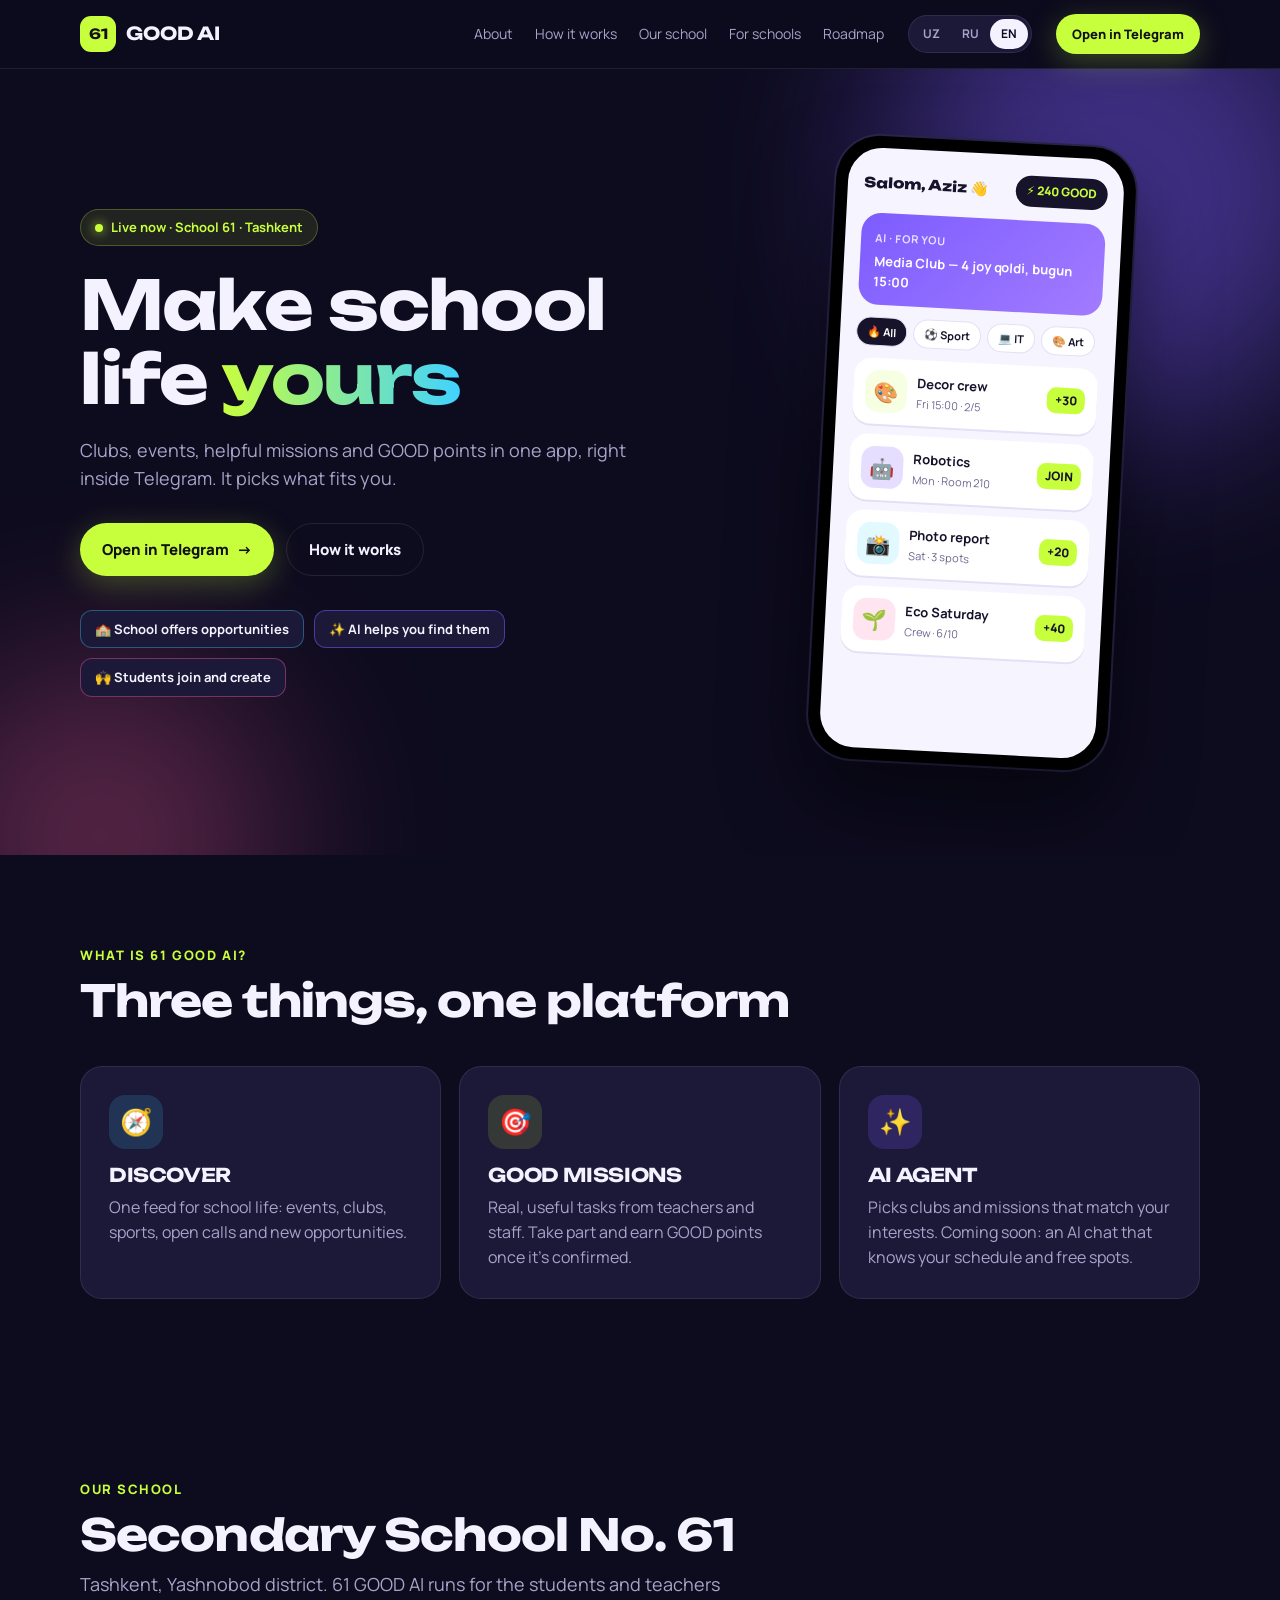
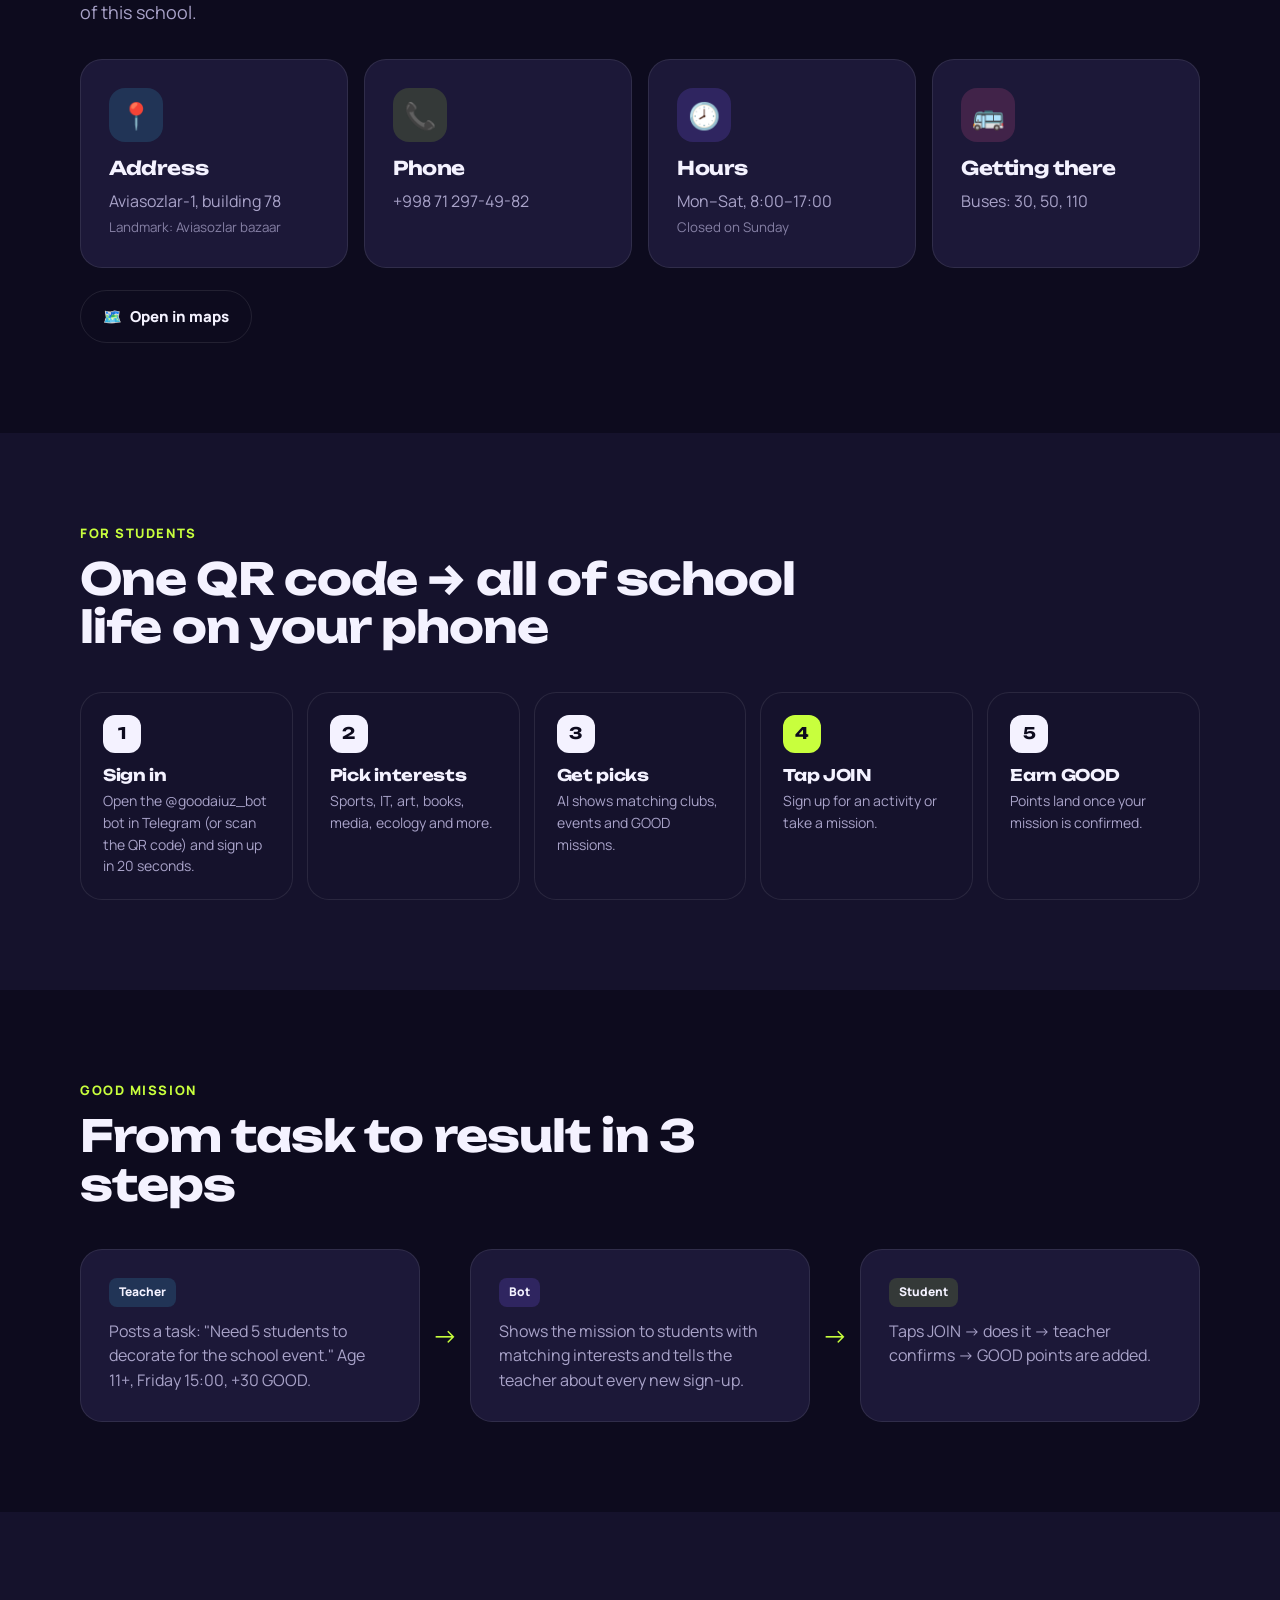
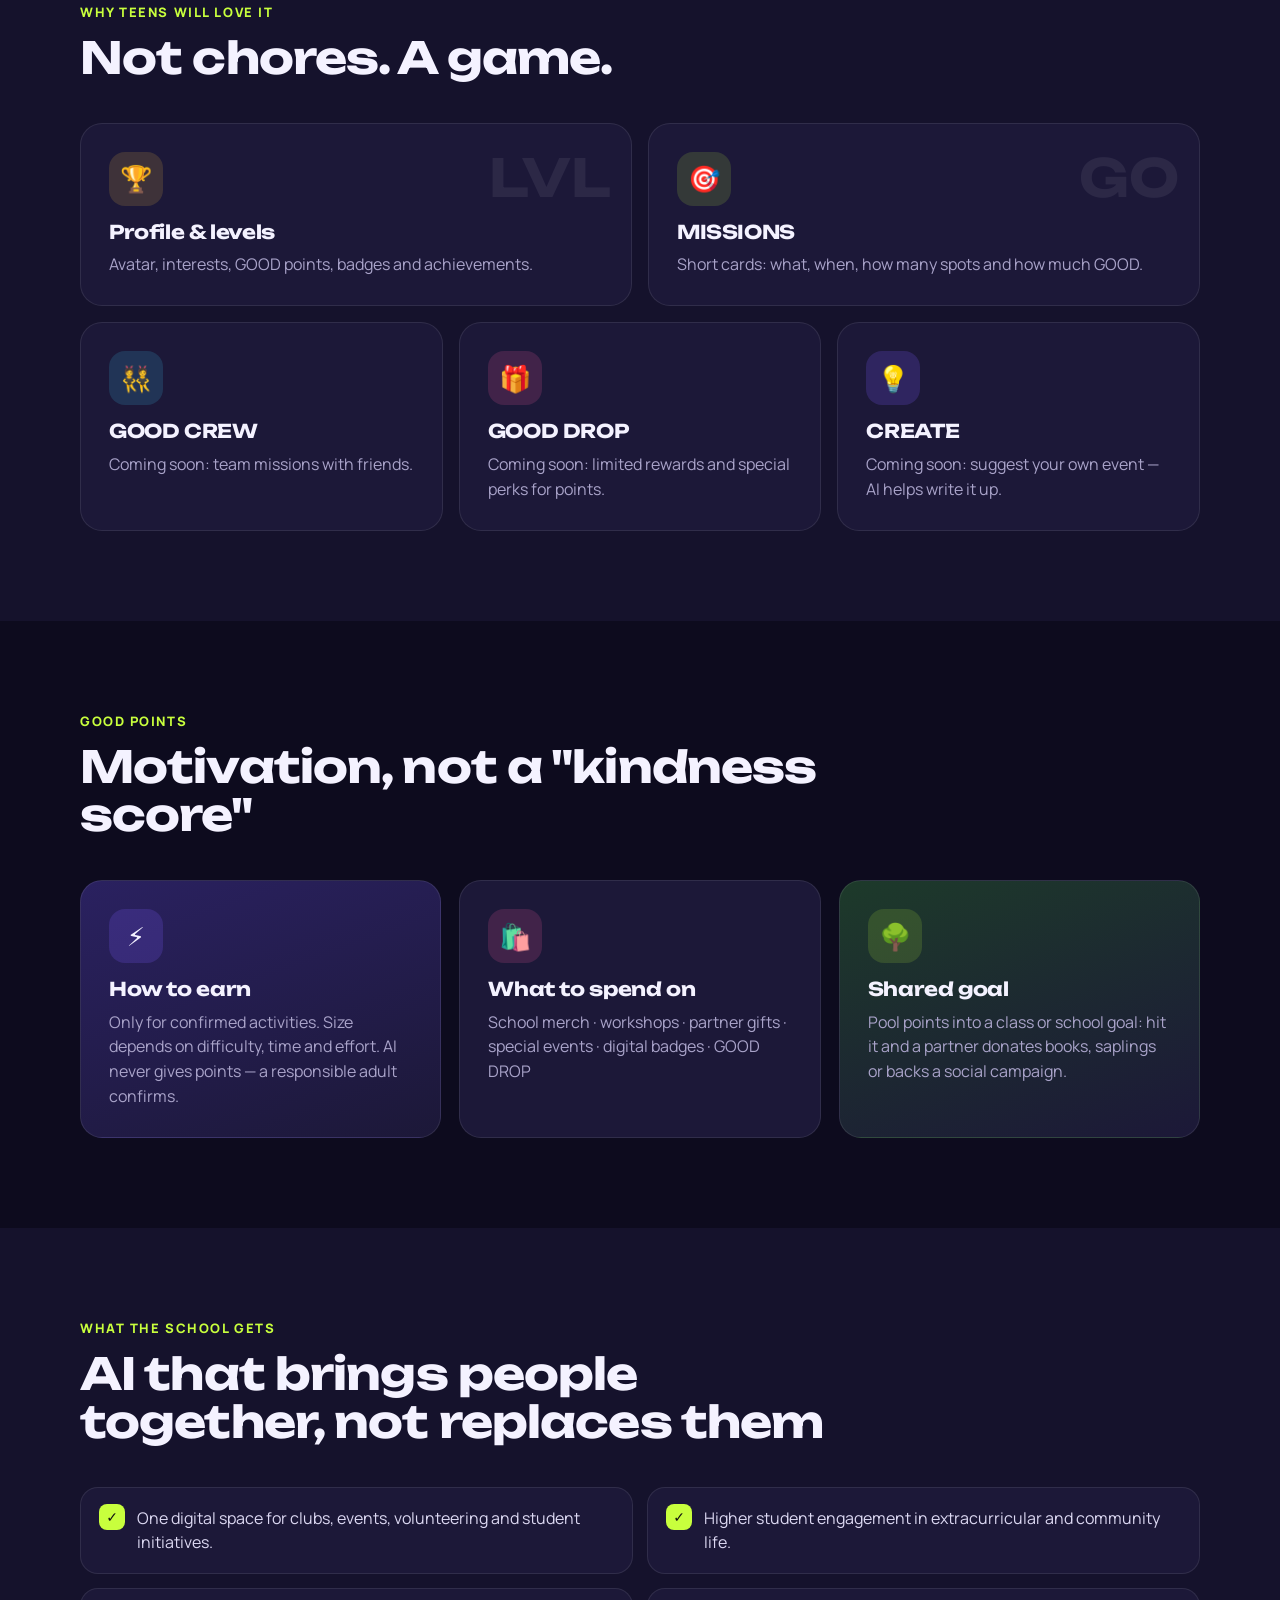
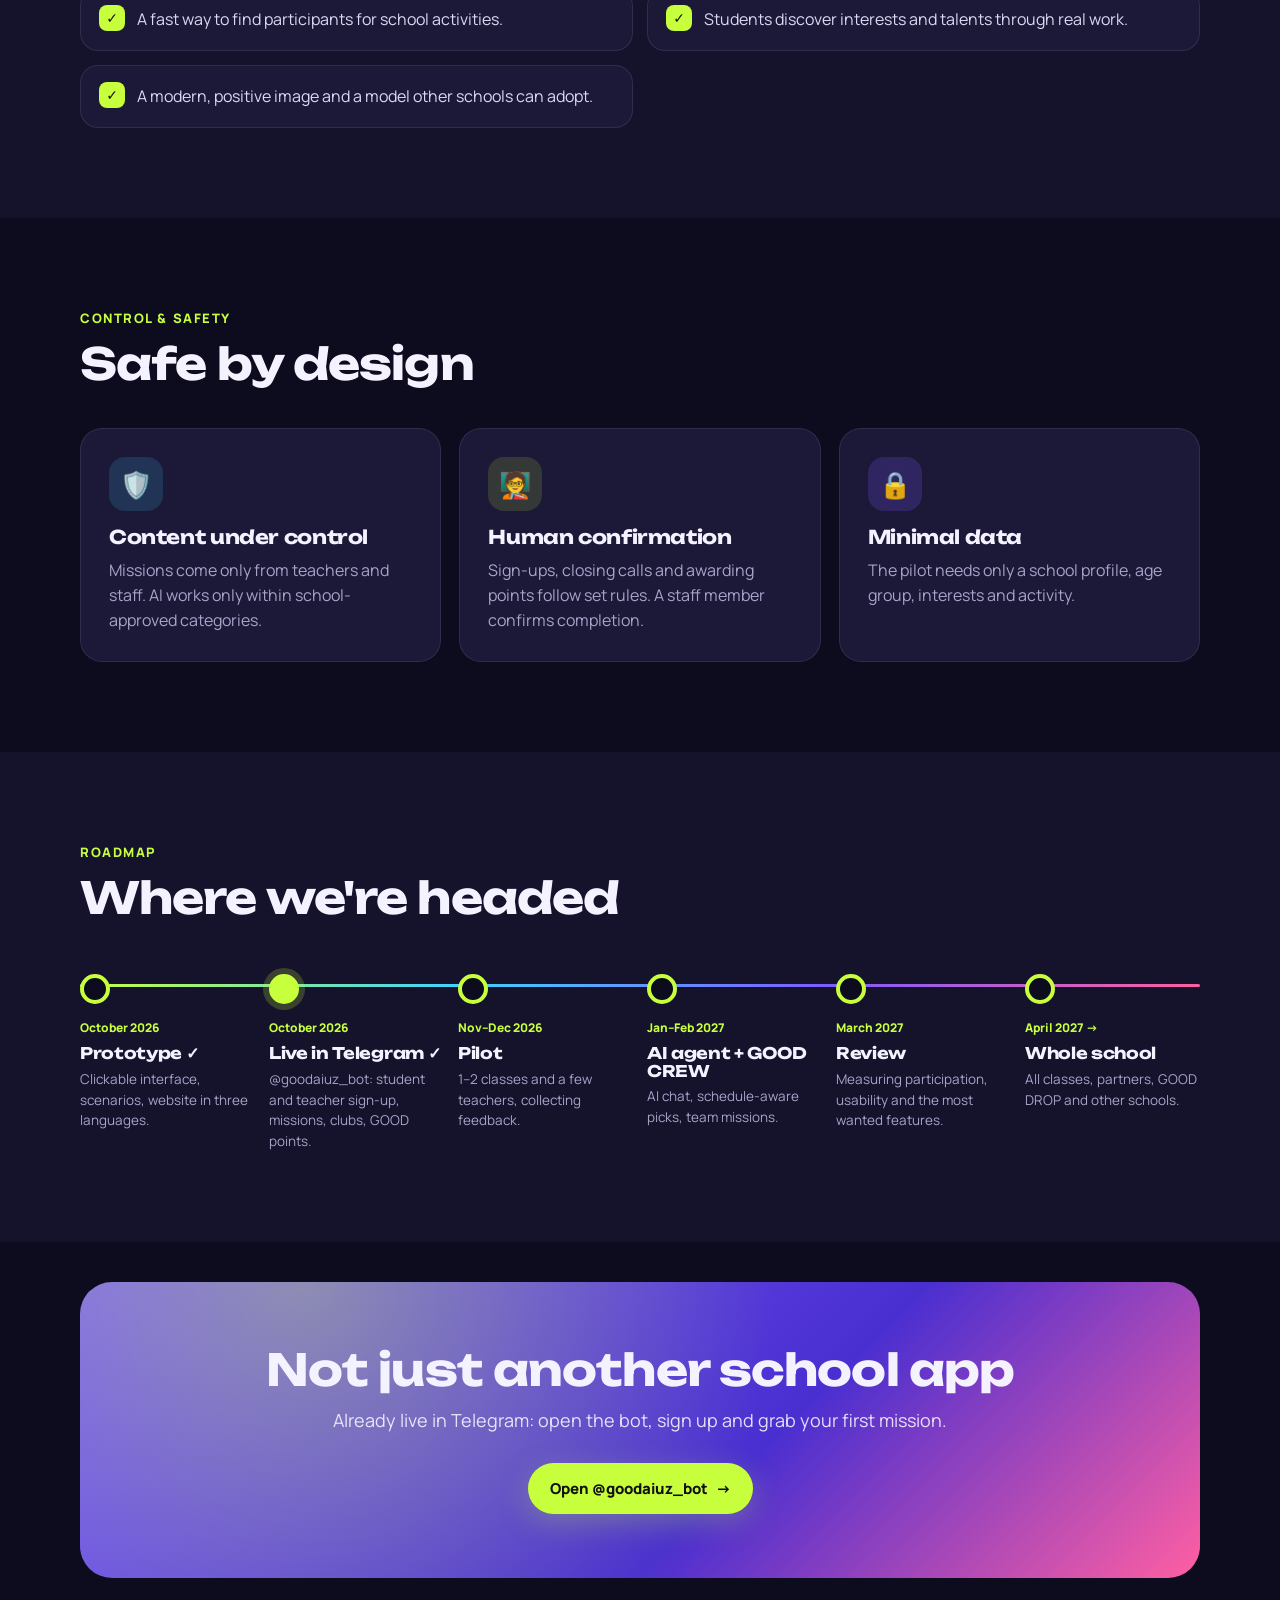
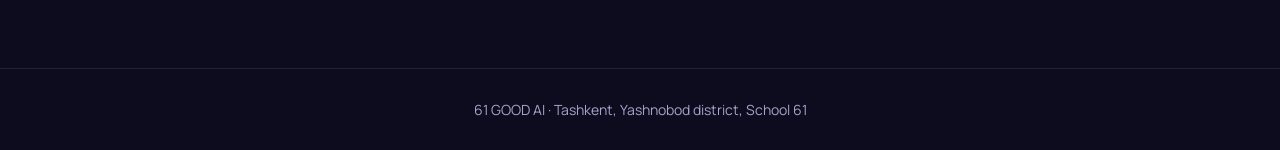
<file: index.html>
<!doctype html>
<html lang="ru">
<head>
<meta charset="utf-8">
<meta name="viewport" content="width=device-width,initial-scale=1">
<title>61 GOOD AI</title>
<meta name="description" content="61 GOOD AI — умная платформа школьной жизни: кружки, события, GOOD-миссии и персональный AI-агент.">
<link rel="icon" href="data:image/svg+xml,<svg xmlns='http://www.w3.org/2000/svg' viewBox='0 0 64 64'><rect width='64' height='64' rx='16' fill='%23C8FF3D'/><text x='32' y='42' font-size='26' font-family='Arial' font-weight='900' text-anchor='middle' fill='%23111'>61</text></svg>">
<link rel="preconnect" href="https://fonts.googleapis.com"><link rel="preconnect" href="https://fonts.gstatic.com" crossorigin>
<link href="https://fonts.googleapis.com/css2?family=Manrope:wght@400;600;700;800&family=Unbounded:wght@600;700&display=swap" rel="stylesheet">
<link rel="stylesheet" href="style.css">
</head>
<body>
<nav><div class="wrap">
  <a class="logo" href="#"><b>61</b>GOOD AI</a>
  <div class="links">
    <a href="#about" data-i18n="nav.about"></a><a href="#how" data-i18n="nav.how"></a><a href="#ours" data-i18n="nav.ours"></a><a href="#school" data-i18n="nav.school"></a><a href="#roadmap" data-i18n="nav.roadmap"></a>
  </div>
  <div class="langs"><button data-lang="uz">UZ</button><button data-lang="ru">RU</button><button data-lang="en">EN</button></div>
  <a class="btn pri demo-link" href="https://t.me/goodaiuz_bot" target="_blank" rel="noopener" data-i18n="nav.demo"></a>
</div></nav>

<header class="hero">
  <div class="blob b1"></div><div class="blob b2"></div>
  <div class="wrap">
    <div>
      <span class="badge" data-i18n="hero.badge"></span>
      <h1 data-i18n="hero.title"></h1>
      <p class="sub" data-i18n="hero.sub"></p>
      <div class="ctas"><a class="btn pri demo-link" href="https://t.me/goodaiuz_bot" target="_blank" rel="noopener"><span data-i18n="hero.cta"></span> →</a><a class="btn sec" href="#how" data-i18n="hero.cta2"></a></div>
      <div class="tags"><span>🏫 <b data-i18n="hero.tag1"></b></span><span>✨ <b data-i18n="hero.tag2"></b></span><span>🙌 <b data-i18n="hero.tag3"></b></span></div>
    </div>
    <div class="phone"><div class="screen">
      <div class="s-top"><span class="hi">Salom, Aziz 👋</span><span class="pill">⚡ 240 GOOD</span></div>
      <div class="ai-card"><small>AI · FOR YOU</small><p>Media Club — 4 joy qoldi, bugun 15:00</p></div>
      <div class="chips"><i class="on">🔥 All</i><i>⚽ Sport</i><i>💻 IT</i><i>🎨 Art</i></div>
      <div class="m-card"><div class="m-ico c-lime">🎨</div><div><b>Decor crew</b><span>Fri 15:00 · 2/5</span></div><span class="gp">+30</span></div>
      <div class="m-card"><div class="m-ico c-violet">🤖</div><div><b>Robotics</b><span>Mon · Room 210</span></div><span class="gp">JOIN</span></div>
      <div class="m-card"><div class="m-ico c-sky">📸</div><div><b>Photo report</b><span>Sat · 3 spots</span></div><span class="gp">+20</span></div>
      <div class="m-card"><div class="m-ico c-pink">🌱</div><div><b>Eco Saturday</b><span>Crew · 6/10</span></div><span class="gp">+40</span></div>
    </div></div>
  </div>
</header>

<section id="about"><div class="wrap">
  <div class="kicker" data-i18n="about.kicker"></div>
  <h2 data-i18n="about.title"></h2>
  <div class="grid3">
    <div class="card reveal"><div class="ico c-sky">🧭</div><h3 data-i18n="about.c1.t"></h3><p data-i18n="about.c1.d"></p></div>
    <div class="card reveal"><div class="ico c-lime">🎯</div><h3 data-i18n="about.c2.t"></h3><p data-i18n="about.c2.d"></p></div>
    <div class="card reveal"><div class="ico c-violet">✨</div><h3 data-i18n="about.c3.t"></h3><p data-i18n="about.c3.d"></p></div>
  </div>
</div></section>

<section id="ours"><div class="wrap">
  <div class="kicker" data-i18n="ours.kicker"></div>
  <h2 data-i18n="ours.title" style="margin-bottom:12px"></h2>
  <p class="lead" data-i18n="ours.sub"></p>
  <div class="ours">
    <div class="card reveal"><div class="ico c-sky">📍</div><h3 data-i18n="ours.addr.t"></h3><p data-i18n="ours.addr.d"></p></div>
    <a class="card reveal" href="tel:+998712974982"><div class="ico c-lime">📞</div><h3 data-i18n="ours.phone.t"></h3><p>+998 71 297-49-82</p></a>
    <div class="card reveal"><div class="ico c-violet">🕗</div><h3 data-i18n="ours.hours.t"></h3><p data-i18n="ours.hours.d"></p></div>
    <div class="card reveal"><div class="ico c-pink">🚌</div><h3 data-i18n="ours.bus.t"></h3><p data-i18n="ours.bus.d"></p></div>
  </div>
  <a class="btn sec" style="margin-top:22px" target="_blank" rel="noopener" href="https://2gis.uz/tashkent/firm/70000001036679067">🗺️ <span data-i18n="ours.map"></span></a>
</div></section>

<section id="how" style="background:var(--bg2)"><div class="wrap">
  <div class="kicker" data-i18n="how.kicker"></div>
  <h2 data-i18n="how.title"></h2>
  <div class="steps">
    <div class="step reveal"><h3 data-i18n="how.s1.t"></h3><p data-i18n="how.s1.d"></p></div>
    <div class="step reveal"><h3 data-i18n="how.s2.t"></h3><p data-i18n="how.s2.d"></p></div>
    <div class="step reveal"><h3 data-i18n="how.s3.t"></h3><p data-i18n="how.s3.d"></p></div>
    <div class="step reveal"><h3 data-i18n="how.s4.t"></h3><p data-i18n="how.s4.d"></p></div>
    <div class="step reveal"><h3 data-i18n="how.s5.t"></h3><p data-i18n="how.s5.d"></p></div>
  </div>
</div></section>

<section><div class="wrap">
  <div class="kicker" data-i18n="mission.kicker"></div>
  <h2 data-i18n="mission.title"></h2>
  <div class="flow">
    <div class="card reveal"><span class="who c-sky" data-i18n="mission.a.t"></span><p data-i18n="mission.a.d"></p></div>
    <div class="arrow">→</div>
    <div class="card reveal"><span class="who c-violet" data-i18n="mission.b.t"></span><p data-i18n="mission.b.d"></p></div>
    <div class="arrow">→</div>
    <div class="card reveal"><span class="who c-lime" data-i18n="mission.c.t"></span><p data-i18n="mission.c.d"></p></div>
  </div>
</div></section>

<section style="background:var(--bg2)"><div class="wrap">
  <div class="kicker" data-i18n="fun.kicker"></div>
  <h2 data-i18n="fun.title"></h2>
  <div class="feat">
    <div class="card reveal"><span class="big">LVL</span><div class="ico c-sun">🏆</div><h3 data-i18n="fun.f1.t"></h3><p data-i18n="fun.f1.d"></p></div>
    <div class="card reveal"><span class="big">GO</span><div class="ico c-lime">🎯</div><h3 data-i18n="fun.f2.t"></h3><p data-i18n="fun.f2.d"></p></div>
    <div class="card reveal"><div class="ico c-sky">👯</div><h3 data-i18n="fun.f3.t"></h3><p data-i18n="fun.f3.d"></p></div>
    <div class="card reveal"><div class="ico c-pink">🎁</div><h3 data-i18n="fun.f4.t"></h3><p data-i18n="fun.f4.d"></p></div>
    <div class="card reveal"><div class="ico c-violet">💡</div><h3 data-i18n="fun.f5.t"></h3><p data-i18n="fun.f5.d"></p></div>
  </div>
</div></section>

<section id="points"><div class="wrap">
  <div class="kicker" data-i18n="pts.kicker"></div>
  <h2 data-i18n="pts.title"></h2>
  <div class="pts">
    <div class="card reveal"><div class="ico c-violet">⚡</div><h3 data-i18n="pts.get.t"></h3><p data-i18n="pts.get.d"></p></div>
    <div class="card reveal"><div class="ico c-pink">🛍️</div><h3 data-i18n="pts.spend.t"></h3><p data-i18n="pts.spend.d"></p></div>
    <div class="card reveal"><div class="ico c-lime">🌳</div><h3 data-i18n="pts.goal.t"></h3><p data-i18n="pts.goal.d"></p></div>
  </div>
</div></section>

<section id="school" style="background:var(--bg2)"><div class="wrap">
  <div class="kicker" data-i18n="school.kicker"></div>
  <h2 data-i18n="school.title"></h2>
  <ul class="list">
    <li class="reveal" data-i18n="school.l1"></li><li class="reveal" data-i18n="school.l2"></li><li class="reveal" data-i18n="school.l3"></li><li class="reveal" data-i18n="school.l4"></li><li class="reveal" data-i18n="school.l5"></li>
  </ul>
</div></section>

<section><div class="wrap">
  <div class="kicker" data-i18n="safe.kicker"></div>
  <h2 data-i18n="safe.title"></h2>
  <div class="grid3">
    <div class="card reveal"><div class="ico c-sky">🛡️</div><h3 data-i18n="safe.s1.t"></h3><p data-i18n="safe.s1.d"></p></div>
    <div class="card reveal"><div class="ico c-lime">🧑‍🏫</div><h3 data-i18n="safe.s2.t"></h3><p data-i18n="safe.s2.d"></p></div>
    <div class="card reveal"><div class="ico c-violet">🔒</div><h3 data-i18n="safe.s3.t"></h3><p data-i18n="safe.s3.d"></p></div>
  </div>
</div></section>

<section id="roadmap" style="background:var(--bg2)"><div class="wrap">
  <div class="kicker" data-i18n="road.kicker"></div>
  <h2 data-i18n="road.title"></h2>
  <div class="road">
    <div class="rm reveal"><small data-i18n="road.r1.w"></small><h3 data-i18n="road.r1.t"></h3><p data-i18n="road.r1.d"></p></div>
    <div class="rm now reveal"><small data-i18n="road.r2.w"></small><h3 data-i18n="road.r2.t"></h3><p data-i18n="road.r2.d"></p></div>
    <div class="rm reveal"><small data-i18n="road.r3.w"></small><h3 data-i18n="road.r3.t"></h3><p data-i18n="road.r3.d"></p></div>
    <div class="rm reveal"><small data-i18n="road.r4.w"></small><h3 data-i18n="road.r4.t"></h3><p data-i18n="road.r4.d"></p></div>
    <div class="rm reveal"><small data-i18n="road.r5.w"></small><h3 data-i18n="road.r5.t"></h3><p data-i18n="road.r5.d"></p></div>
    <div class="rm reveal"><small data-i18n="road.r6.w"></small><h3 data-i18n="road.r6.t"></h3><p data-i18n="road.r6.d"></p></div>
  </div>
</div></section>

<div class="cta reveal">
  <h2 data-i18n="cta.title"></h2>
  <p data-i18n="cta.sub"></p>
  <a class="btn pri demo-link" href="https://t.me/goodaiuz_bot" target="_blank" rel="noopener"><span data-i18n="cta.btn"></span> →</a>
</div>

<footer><div class="wrap" data-i18n="foot"></div></footer>

<script src="i18n.js"></script>
<script>
  initLang();
  const io = new IntersectionObserver(es => es.forEach(e => { if (e.isIntersecting) { e.target.classList.add("in"); io.unobserve(e.target); } }), { threshold: .12 });
  document.querySelectorAll(".reveal").forEach(el => io.observe(el));
</script>
</body>
</html>
</file>
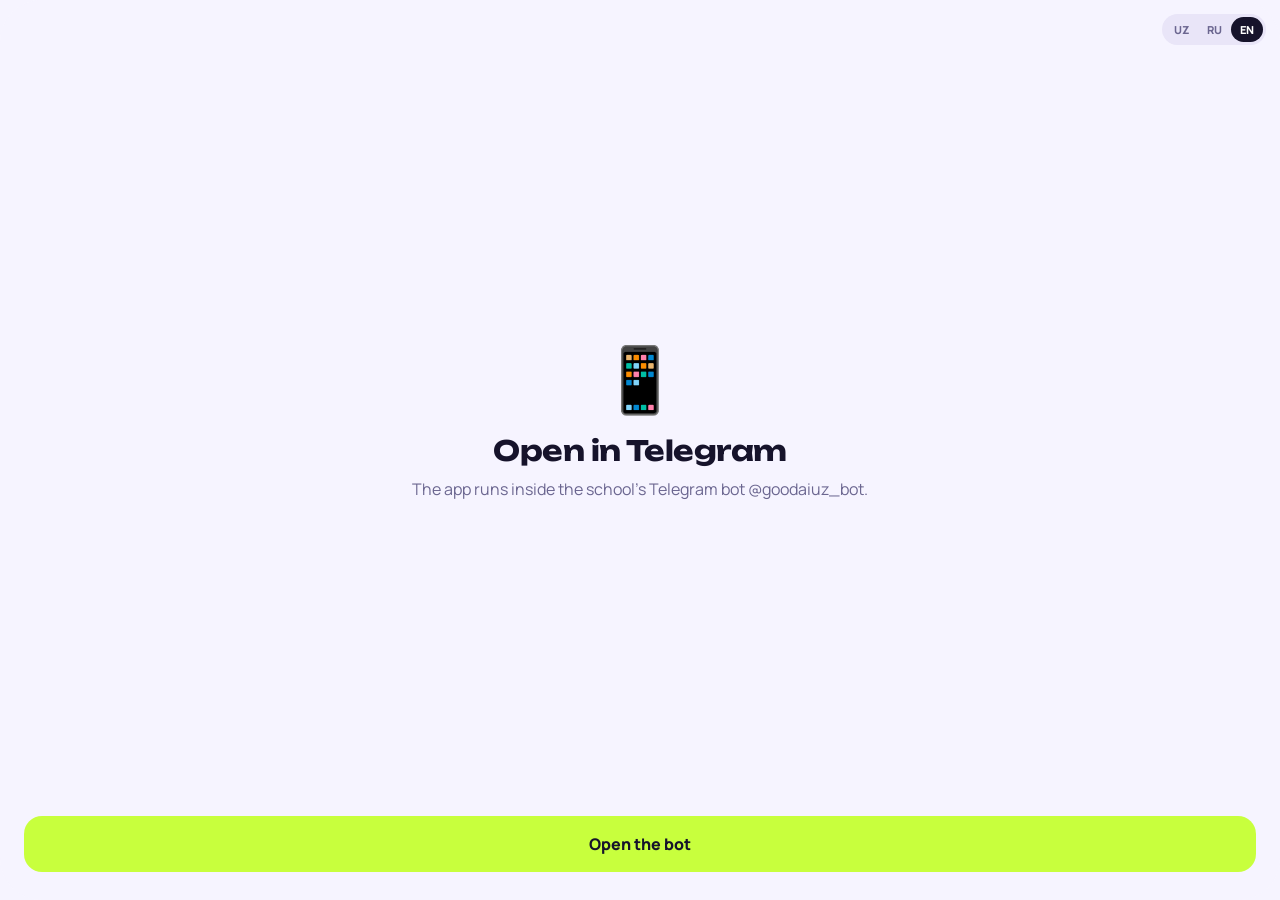
<file: tg.html>
<!doctype html>
<html lang="ru">
<head>
<meta charset="utf-8">
<meta name="viewport" content="width=device-width,initial-scale=1,maximum-scale=1,viewport-fit=cover">
<title>61 GOOD AI</title>
<link rel="icon" href="data:image/svg+xml,<svg xmlns='http://www.w3.org/2000/svg' viewBox='0 0 64 64'><rect width='64' height='64' rx='16' fill='%23C8FF3D'/><text x='32' y='42' font-size='26' font-family='Arial' font-weight='900' text-anchor='middle' fill='%23111'>61</text></svg>">
<script src="https://telegram.org/js/telegram-web-app.js"></script>
<link rel="preconnect" href="https://fonts.googleapis.com"><link rel="preconnect" href="https://fonts.gstatic.com" crossorigin>
<link href="https://fonts.googleapis.com/css2?family=Manrope:wght@400;600;700;800&family=Unbounded:wght@600;700&display=swap" rel="stylesheet">
<style>
:root{--ink:#16132B;--paper:#F6F4FF;--card:#fff;--soft:#E9E5F8;--muted:#6B6690;--lime:#C8FF3D;--violet:#7C5CFF;--pink:#FF5FA2;--sky:#41D3FF;--sun:#FFC83D}
*{box-sizing:border-box;margin:0;padding:0;-webkit-tap-highlight-color:transparent}
h1,h2,h3,.u{font-family:Unbounded,Manrope,sans-serif;letter-spacing:-.02em}
button{font:inherit;border:0;background:none;cursor:pointer;color:inherit}
.app{position:relative;width:100%;height:100%;border-radius:42px;background:var(--paper);color:var(--ink);overflow:hidden;display:flex;flex-direction:column}
.view{flex:1;overflow-y:auto;padding:22px 18px 100px;scrollbar-width:none}
.view::-webkit-scrollbar{display:none}
/* onboarding */
.ob{position:absolute;inset:0;z-index:30;background:var(--paper);display:flex;flex-direction:column;padding:40px 24px 28px}
.ob.hide{display:none}
.ob .hero-art{flex:1;display:grid;place-items:center}
.orb{width:220px;height:220px;border-radius:50%;background:conic-gradient(from 200deg,var(--lime),var(--sky),var(--violet),var(--pink),var(--lime));display:grid;place-items:center;animation:spin 12s linear infinite}
.orb span{width:170px;height:170px;border-radius:50%;background:var(--paper);display:grid;place-items:center;font-family:Unbounded;font-size:44px;font-weight:700;animation:spin 12s linear infinite reverse}
@keyframes spin{to{transform:rotate(360deg)}}
.ob h2{font-size:28px;line-height:1.15;margin-bottom:10px}
.ob p{color:var(--muted);margin-bottom:22px}
.big{width:100%;padding:17px;border-radius:18px;background:var(--ink);color:#fff;font-weight:800;font-size:16px}
.big.lime{background:var(--lime);color:var(--ink)}
.big:disabled{opacity:.35}
.ints{display:grid;grid-template-columns:1fr 1fr;gap:10px;margin:18px 0 auto}
.int{background:#fff;border:2px solid var(--soft);border-radius:18px;padding:16px 14px;text-align:left;font-weight:800;display:flex;gap:10px;align-items:center;transition:.15s}
.int span{font-size:24px}
.int.on{border-color:var(--ink);background:var(--ink);color:#fff;transform:scale(.97)}
.dots{display:flex;gap:6px;margin-bottom:20px}.dots i{width:22px;height:5px;border-radius:5px;background:var(--soft)}.dots i.on{background:var(--ink)}

/* home */
.top{display:flex;justify-content:space-between;align-items:center;margin-bottom:16px}
.top small{color:var(--muted);font-weight:700}
.top h2{font-size:21px}
.gp{background:var(--ink);color:var(--lime);font-weight:800;padding:8px 12px;border-radius:999px;font-size:13px;white-space:nowrap}
.ai{background:linear-gradient(135deg,var(--violet),#A27BFF);color:#fff;border-radius:24px;padding:16px;margin-bottom:16px;position:relative;overflow:hidden}
.ai:after{content:"✨";position:absolute;right:14px;top:10px;font-size:34px;opacity:.5}
.ai small{font-weight:800;font-size:11px;letter-spacing:.08em;opacity:.85}
.ai p{font-weight:800;font-size:16px;margin:4px 0 12px;max-width:85%}
.ai button{background:#fff;color:var(--ink);padding:8px 14px;border-radius:999px;font-weight:800;font-size:13px}
.filters{display:flex;gap:8px;overflow-x:auto;margin:0 -18px 14px;padding:0 18px;scrollbar-width:none}
.filters button{flex:none;padding:8px 14px;border-radius:999px;background:#fff;border:1.5px solid var(--soft);font-weight:800;font-size:13px}
.filters button.on{background:var(--ink);color:#fff;border-color:var(--ink)}
.sec-t{display:flex;justify-content:space-between;align-items:baseline;margin:6px 0 10px}
.sec-t h3{font-size:16px}
.sec-t small{color:var(--muted);font-weight:700}
.item{width:100%;background:#fff;border-radius:20px;padding:12px;margin-bottom:10px;display:flex;gap:12px;align-items:center;text-align:left;box-shadow:0 2px 0 var(--soft);transition:transform .12s}
.item:active{transform:scale(.98)}
.ic{width:48px;height:48px;border-radius:15px;display:grid;place-items:center;font-size:23px;flex:none}
.item b{display:block;font-size:15px}
.item span.meta{font-size:12px;color:var(--muted);font-weight:600}
.item .tag{margin-left:auto;font-weight:800;font-size:12px;padding:5px 9px;border-radius:10px;background:var(--lime);white-space:nowrap}
.item .tag.club{background:var(--soft)}
.item .tag.done{background:var(--ink);color:var(--lime)}
.bar{height:5px;background:var(--soft);border-radius:5px;margin-top:6px;overflow:hidden;width:120px}.bar i{display:block;height:100%;background:var(--violet)}

/* sheet */
.scrim{position:absolute;inset:0;background:rgba(22,19,43,.45);z-index:40;opacity:0;pointer-events:none;transition:.2s}
.scrim.on{opacity:1;pointer-events:auto}
.sheet{position:absolute;left:0;right:0;bottom:0;z-index:41;background:#fff;border-radius:30px 30px 0 0;padding:14px 22px 30px;transform:translateY(105%);transition:transform .3s cubic-bezier(.2,.9,.3,1)}
.sheet.on{transform:none}
.grab{width:42px;height:5px;border-radius:5px;background:var(--soft);margin:0 auto 16px}
.sheet .ic{width:64px;height:64px;font-size:32px;border-radius:20px;margin-bottom:12px}
.sheet h2{font-size:22px;margin-bottom:6px}
.sheet p{color:var(--muted);margin-bottom:14px}
.facts{display:grid;grid-template-columns:1fr 1fr;gap:8px;margin-bottom:18px}
.facts div{background:var(--paper);border-radius:14px;padding:10px 12px;font-size:12px;color:var(--muted);font-weight:700}
.facts b{display:block;color:var(--ink);font-size:14px}

@keyframes b{50%{transform:translateY(-4px);opacity:.5}}

/* profile */
.pf{text-align:center;margin-bottom:18px}
.av{width:92px;height:92px;border-radius:30px;margin:0 auto 10px;background:linear-gradient(135deg,var(--lime),var(--sky));display:grid;place-items:center;font-size:44px}
.pf h2{font-size:22px}
.lvl{background:var(--ink);color:#fff;border-radius:22px;padding:16px;margin-bottom:14px}
.lvl .row{display:flex;justify-content:space-between;font-weight:800;font-size:13px;margin-bottom:8px}
.lvl .row span{color:var(--lime)}
.lvl .bar{width:100%;height:9px;background:#2d2850}.lvl .bar i{background:linear-gradient(90deg,var(--lime),var(--sky))}
.badges{display:grid;grid-template-columns:repeat(4,1fr);gap:8px;margin-bottom:14px}
.badges div{background:#fff;border-radius:16px;padding:12px 4px;text-align:center;font-size:26px;box-shadow:0 2px 0 var(--soft)}
.badges div.off{filter:grayscale(1);opacity:.35}
.badges small{display:block;font-size:10px;font-weight:800;color:var(--muted);margin-top:4px}
.goal{background:linear-gradient(135deg,#E5FFB0,#C8F5FF);border-radius:22px;padding:16px;margin-bottom:14px}
.goal b{font-size:14px}.goal p{font-size:12px;color:var(--muted);font-weight:700;margin:4px 0 10px}
.goal .bar{width:100%;height:9px;background:rgba(255,255,255,.7)}.goal .bar i{background:var(--ink)}

/* tabbar */
.tabs{position:absolute;left:12px;right:12px;bottom:12px;background:var(--ink);border-radius:26px;display:flex;justify-content:space-around;padding:8px;z-index:20}
.tabs button{color:#8E88B5;display:flex;flex-direction:column;align-items:center;gap:2px;font-size:10px;font-weight:800;padding:6px 10px;border-radius:16px;min-width:62px}
.tabs button .e{font-size:20px;filter:grayscale(1)}
.tabs button.on{color:var(--ink);background:var(--lime)}
.tabs button.on .e{filter:none}

.toast{position:absolute;top:18px;left:50%;transform:translate(-50%,-120px);background:var(--ink);color:#fff;padding:12px 18px;border-radius:999px;font-weight:800;font-size:14px;z-index:60;transition:transform .35s cubic-bezier(.2,.9,.3,1.3);white-space:nowrap}
.toast.on{transform:translate(-50%,0)}
.toast b{color:var(--lime)}
.c-lime{background:#EFFFC8}.c-violet{background:#E7E0FF}.c-pink{background:#FFE0EE}.c-sky{background:#DDF6FF}.c-sun{background:#FFF1C9}

.school{background:var(--ink);color:#fff;border-radius:22px;padding:16px;margin-top:8px}
.school p{font-size:13px;line-height:1.7;opacity:.85;margin:6px 0 12px;font-weight:600}
.row2{display:grid;grid-template-columns:1fr 1fr;gap:8px}
.row2 a{background:var(--lime);color:var(--ink);text-decoration:none;text-align:center;padding:11px;border-radius:14px;font-weight:800;font-size:14px}
.row2 a+a{background:#2d2850;color:#fff}
.tcard{background:#fff;border-radius:24px;padding:18px;box-shadow:0 2px 0 var(--soft);margin-bottom:12px}
.tcard h3{font-size:17px;margin-bottom:10px}
.tcard label{display:block;font-size:12px;font-weight:800;color:var(--muted);margin:12px 0 6px}
.inp{background:var(--paper);border:2px solid var(--soft);border-radius:14px;padding:12px;font-weight:700}
.seg{display:flex;gap:6px}.seg button{flex:1;padding:10px 0;border-radius:12px;background:var(--paper);font-weight:800;font-size:14px}
.seg button.on{background:var(--ink);color:#fff}
.step{display:flex;align-items:center;gap:14px}.step button{width:44px;height:44px;border-radius:14px;background:var(--paper);font-size:22px;font-weight:800}.step b{font-size:22px;font-family:Unbounded;min-width:24px;text-align:center}
.rule{font-size:12px;color:var(--muted);font-weight:700;text-align:center;margin:10px 6px 14px}
.tt{display:block;font-size:12px;color:var(--muted);font-weight:800;margin-bottom:6px}
.kid{display:flex;align-items:center;gap:10px;padding:10px 0;border-top:1px solid var(--soft)}
.kid .ka{width:40px;height:40px;border-radius:13px;background:var(--paper);display:grid;place-items:center;font-size:22px;flex:none}
.kid b{display:block;font-size:14px}.kid small{font-size:11px;color:var(--muted);font-weight:700}
.kid .okb,.kid .tag{margin-left:auto;white-space:nowrap;font-weight:800;font-size:12px;padding:8px 10px;border-radius:11px}
.kid .okb{background:var(--lime)}.kid .tag.done{background:var(--ink);color:var(--lime)}
button.gp{cursor:pointer}
.mlang{display:none;position:absolute;top:14px;right:14px;z-index:35;background:var(--soft);border-radius:999px;padding:3px}
.mlang button{padding:5px 9px;border-radius:999px;font-size:11px;font-weight:800;color:var(--muted)}
.mlang button.on{background:var(--ink);color:#fff}
/* Telegram Mini App: full-screen, no device frame */
html,body{height:100%;background:var(--paper);overflow:hidden}
body{font-family:Manrope,system-ui,sans-serif;color:var(--ink);overscroll-behavior:none}
.app{position:fixed;inset:0;height:var(--tg-viewport-height,100dvh);background:var(--paper);color:var(--ink);overflow:hidden;display:flex;flex-direction:column}
.view{padding-top:58px;padding-bottom:calc(100px + env(safe-area-inset-bottom))}
.tabs{bottom:calc(12px + env(safe-area-inset-bottom))}
.ob{overflow-y:auto;padding-bottom:calc(28px + env(safe-area-inset-bottom))}
.ob .hero-art{min-height:240px}
.mlang{display:flex}
.fld{width:100%;background:#fff;border:2px solid var(--soft);border-radius:14px;padding:13px 14px;font:inherit;font-weight:700;font-size:16px;color:var(--ink);outline:none}
.fld:focus{border-color:var(--violet)}
.flbl{display:block;font-size:12px;font-weight:800;color:var(--muted);margin:14px 0 6px}
.frow{display:grid;grid-template-columns:1fr 1fr;gap:10px}
select.fld{appearance:none;-webkit-appearance:none}
.note{background:#FFF1C9;border-radius:16px;padding:12px 14px;font-size:13px;font-weight:700;line-height:1.5;margin:16px 0}
.err{color:var(--pink);font-weight:800;font-size:13px;min-height:18px;margin:10px 0 4px}
.center{flex:1;display:flex;flex-direction:column;justify-content:center;text-align:center}
.center .em{font-size:64px;margin-bottom:14px}
.spin{width:44px;height:44px;border-radius:50%;border:4px solid var(--soft);border-top-color:var(--violet);margin:0 auto;animation:spin .8s linear infinite}
.adm .kid{align-items:flex-start}
.adm .acts{margin-left:auto;display:flex;gap:6px}
.adm .acts button{font-weight:800;font-size:12px;padding:8px 10px;border-radius:11px;background:var(--lime)}
.adm .acts button.no{background:var(--soft)}
textarea.fld{min-height:84px;resize:vertical}
.cats{display:flex;flex-wrap:wrap;gap:6px}.cats button{padding:8px 11px;border-radius:999px;background:var(--paper);border:1.5px solid var(--soft);font-weight:800;font-size:13px}.cats button.on{background:var(--ink);color:#fff;border-color:var(--ink)}
.tcard .meta{font-size:12px;color:var(--muted);font-weight:700}
.tcard .hd{display:flex;gap:12px;align-items:center;margin-bottom:6px}.tcard .hd .ic{width:44px;height:44px;font-size:22px}
.lnk{font-weight:800;font-size:13px;color:var(--muted);text-decoration:underline;margin-top:10px;display:inline-block}
.muted{color:var(--muted);font-weight:700;margin:4px 0 16px}
.cal{background:var(--paper);border-radius:16px;padding:10px}
.calh{display:flex;align-items:center;justify-content:space-between;margin-bottom:6px}.calh b{text-transform:capitalize;font-size:14px}.calh button{width:34px;height:34px;border-radius:10px;background:#fff;font-size:20px;font-weight:800}
.calg{display:grid;grid-template-columns:repeat(7,1fr);gap:4px;text-align:center}.calg i{font-style:normal;font-size:11px;font-weight:800;color:var(--muted);padding:4px 0;text-transform:uppercase}
.calg button{height:38px;border-radius:10px;background:#fff;font-weight:800;font-size:14px;position:relative}.calg button:disabled{opacity:.3;background:none}
.calg button.td{box-shadow:inset 0 0 0 2px var(--violet)}.calg button.on{background:var(--ink);color:#fff}
.calg button.mk:after{content:"";position:absolute;bottom:4px;left:50%;width:5px;height:5px;margin-left:-2.5px;border-radius:50%;background:var(--pink)}
.acts2{display:flex;gap:8px;margin-top:10px}.acts2 button{flex:1;padding:9px;border-radius:12px;background:var(--paper);font-weight:800;font-size:13px}
</style>
</head>
<body>
<div class="app" id="app">
  <div class="mlang"><button data-l="uz">UZ</button><button data-l="ru">RU</button><button data-l="en">EN</button></div>
  <div class="ob" id="scr"></div>
  <div class="view" id="view"></div>
  <div class="tabs" id="tabs"></div>
  <div class="scrim" id="scrim"></div>
  <div class="sheet" id="sheet"></div>
  <div class="toast" id="toast"></div>
</div>

<script>
const T = {
  ru:{o1t:"Добро пожаловать в школу №61!",o1p:"Ташкент, Яшнабадский район. Все кружки, события и GOOD-миссии — в одном месте.",o1b:"🎒 Я ученик",o1x:"🧑‍🏫 Я учитель",
    o2t:"Что тебе интересно?",o2p:"Выбери хотя бы 2 — подберём миссии под тебя.",o2b:"Продолжить",interests:["Спорт","IT","Творчество","Книги","Медиа","Экология","Музыка","Наука"],
    loading:"Загрузка…",notgT:"Откройте в Telegram",notgP:"Приложение работает внутри Telegram-бота школы @goodaiuz_bot.",notgB:"Открыть бота",
    admin:"🛡️ Панель администратора",sregT:"Регистрация ученика",sregP:"Займёт 20 секунд. После неё сразу откроется приложение.",fName:"Имя и фамилия",fGrade:"Класс",fLetter:"Буква",next:"Далее",
    tregT:"Регистрация учителя",tregP:"Укажите данные — администратор школы проверит их.",tNote:"🛡️ Панель учителя откроется только после подтверждения администратором. Так ученик не сможет зарегистрироваться под учителем.",fFio:"ФИО",fSubj:"Предмет",fSubjPh:"Например, математика",sendReq:"Отправить заявку",
    pendT:"Заявка на проверке",pendP:"Администратор школы проверит, что вы учитель школы №61. Как только подтвердит, бот пришлёт сообщение.",refresh:"Проверить статус",stillPend:"Пока ещё на проверке ⏳",
    rejT:"Заявка отклонена",rejP:"Администратор не подтвердил аккаунт учителя. Если это ошибка, обратитесь в администрацию школы.",asStudent:"Зарегистрироваться как ученик",
    errT:"Что-то пошло не так",errP:"Не удалось связаться с сервером. Попробуйте ещё раз.",retry:"Повторить",badForm:"Заполните все поля",
    hiN:"Привет, {n} 👋",gradeN:"Школа №61 · {g}",tHiN:"Здравствуйте, {n} 👋",tSub:"Школа №61 · Панель учителя",
    admT:"Заявки учителей",admEmpty:"Новых заявок нет 🎉",approve:"✓ Да",reject:"✕",admBtn:"🛡️ Заявки",backB:"← Назад",okT:"Учитель одобрен ✓",noT:"Заявка отклонена",
    tabs:["Лента","Мои","Профиль"],forYou:"ДЛЯ ТЕБЯ",view:"Смотреть",all:"Всё",missions:"GOOD-миссии",clubs:"Кружки и события",
    noItems:"Пока нет открытых миссий. Учителя скоро добавят 🙌",join:"Записаться",joined:"Ты записан ✓",waitT:"Ждёт подтверждения учителя",full:"Мест нет",
    when:"Когда",where:"Где",spots:"Места",reward:"Награда",age:"Возраст",by:"Учитель",myM:"Мои миссии",empty:"Пока ничего — выбери в ленте!",
    lvl:"Уровень",next:"до следующего уровня",badges:["Актив","Креатор","Команда","Лидер"],classN:"Класс {g}",classP:"вместе набрали",histT:"Выполнено",noHist:"Пока нет выполненных миссий",
    toast:"⚡ <b>+{p} GOOD</b>",joinedT:"Записан! Учитель получил уведомление ✓",
    schT:"Наша школа",schA:"Авиасозлар-1, 78 · у рынка «Авиасозлар»",schH:"Пн–Сб 8:00–17:00",schB:"Автобусы 30, 50, 110",call:"Позвонить",map:"Карта",
    tMine:"Мои миссии",tNew:"+ Новая",tNone:"Вы ещё ничего не опубликовали. Нажмите «+ Новая».",tType:["Миссия","Кружок"],tTitle:"Название",tTitlePh:"Оформить зал к празднику",tDesc:"Описание",tDescPh:"Что нужно сделать",
    tDate:"Дата",tTime:"Время",pickDate:"Выберите дату в календаре",edit:"✏️ Изменить",share:"🔗 Поделиться",invite:"🔗 Пригласить друзей",copy:"Скопировать ссылку",copied:"Ссылка скопирована ✓",del:"Удалить",delQ:"Удалить «{t}»? Записавшиеся получат уведомление.",deleted:"Удалено",save:"Сохранить",saved:"Сохранено ✓",editT:"Редактирование",spotsLow:"Мест не может быть меньше, чем уже записалось",notFound:"Ивент не найден или удалён",shareText:"Приглашаю: «{t}» · 61 GOOD AI",kidsT:"Записались",past:"Прошло",tCat:"Направление",tAge:"Возраст",tSpots:"Сколько учеников",tReward:"Награда",tWhen:"Когда",tWhenPh:"Пт 15:00",tWhere:"Где",tWherePh:"Актовый зал",tPublish:"Опубликовать",created:"Опубликовано ✓",
    tNoKids:"Пока никто не записался",tConfirm:"✓ Выполнено",tConfirmed:"Подтверждено",tSigned:"записан",tClose:"Закрыть набор",tClosed:"Набор закрыт",closedT:"Набор закрыт",
    tRule:"Баллы начисляются только после вашего подтверждения.",sentT:"Баллы начислены ✓"},
  uz:{o1t:"61-maktabga xush kelibsan!",o1p:"Toshkent, Yashnobod tumani. Barcha to‘garaklar, tadbirlar va GOOD-missiyalar — bitta joyda.",o1b:"🎒 Men o‘quvchiman",o1x:"🧑‍🏫 Men o‘qituvchiman",
    o2t:"Senga nima qiziq?",o2p:"Kamida 2 ta tanla — senga mos missiyalarni topamiz.",o2b:"Davom etish",interests:["Sport","IT","Ijod","Kitoblar","Media","Ekologiya","Musiqa","Fan"],
    loading:"Yuklanmoqda…",notgT:"Telegram’da oching",notgP:"Ilova maktabning @goodaiuz_bot Telegram-boti ichida ishlaydi.",notgB:"Botni ochish",
    admin:"🛡️ Administrator paneli",sregT:"O‘quvchi ro‘yxatdan o‘tishi",sregP:"20 soniya vaqt oladi. Keyin ilova darhol ochiladi.",fName:"Ism va familiya",fGrade:"Sinf",fLetter:"Harf",next:"Keyingi",
    tregT:"O‘qituvchi ro‘yxatdan o‘tishi",tregP:"Ma’lumotlarni kiriting — maktab administratori tekshiradi.",tNote:"🛡️ O‘qituvchi paneli faqat administrator tasdiqlagandan keyin ochiladi. Shunda o‘quvchi o‘qituvchi nomidan ro‘yxatdan o‘ta olmaydi.",fFio:"F.I.Sh.",fSubj:"Fan",fSubjPh:"Masalan, matematika",sendReq:"Ariza yuborish",
    pendT:"Ariza tekshirilmoqda",pendP:"Maktab administratori siz 61-maktab o‘qituvchisi ekaningizni tekshiradi. Tasdiqlashi bilan bot xabar yuboradi.",refresh:"Holatni tekshirish",stillPend:"Hali tekshirilmoqda ⏳",
    rejT:"Ariza rad etildi",rejP:"Administrator o‘qituvchi akkauntini tasdiqlamadi. Xato bo‘lsa, maktab ma’muriyatiga murojaat qiling.",asStudent:"O‘quvchi sifatida ro‘yxatdan o‘tish",
    errT:"Nimadir xato ketdi",errP:"Server bilan bog‘lanib bo‘lmadi. Yana urinib ko‘ring.",retry:"Qayta urinish",badForm:"Barcha maydonlarni to‘ldiring",
    hiN:"Salom, {n} 👋",gradeN:"61-maktab · {g}",tHiN:"Assalomu alaykum, {n} 👋",tSub:"61-maktab · O‘qituvchi paneli",
    admT:"O‘qituvchi arizalari",admEmpty:"Yangi arizalar yo‘q 🎉",approve:"✓ Ha",reject:"✕",admBtn:"🛡️ Arizalar",backB:"← Orqaga",okT:"O‘qituvchi tasdiqlandi ✓",noT:"Ariza rad etildi",
    tabs:["Lenta","Meniki","Profil"],forYou:"SEN UCHUN",view:"Ko‘rish",all:"Hammasi",missions:"GOOD-missiyalar",clubs:"To‘garaklar va tadbirlar",
    noItems:"Hozircha ochiq missiyalar yo‘q. O‘qituvchilar tez orada qo‘shadi 🙌",join:"Yozilish",joined:"Yozilding ✓",waitT:"O‘qituvchi tasdig‘i kutilmoqda",full:"Joy yo‘q",
    when:"Qachon",where:"Qayerda",spots:"Joylar",reward:"Mukofot",age:"Yosh",by:"O‘qituvchi",myM:"Mening missiyalarim",empty:"Hozircha hech narsa — lentadan tanla!",
    lvl:"Daraja",next:"keyingi darajagacha",badges:["Faol","Ijodkor","Jamoa","Lider"],classN:"{g} sinf",classP:"birgalikda to‘pladi",histT:"Bajarilgan",noHist:"Hali bajarilgan missiya yo‘q",
    toast:"⚡ <b>+{p} GOOD</b>",joinedT:"Yozilding! O‘qituvchiga xabar ketdi ✓",
    schT:"Bizning maktab",schA:"Aviasozlar-1, 78 · «Aviasozlar» bozori yonida",schH:"Dush–Shan 8:00–17:00",schB:"Avtobus 30, 50, 110",call:"Qo‘ng‘iroq",map:"Xarita",
    tMine:"Mening missiyalarim",tNew:"+ Yangi",tNone:"Hali hech narsa e’lon qilmadingiz. «+ Yangi» ni bosing.",tType:["Missiya","To‘garak"],tTitle:"Nomi",tTitlePh:"Bayram uchun zalni bezash",tDesc:"Tavsif",tDescPh:"Nima qilish kerak",
    tDate:"Sana",tTime:"Vaqt",pickDate:"Kalendardan sanani tanlang",edit:"✏️ Tahrirlash",share:"🔗 Ulashish",invite:"🔗 Do‘stlarni taklif qilish",copy:"Havolani nusxalash",copied:"Havola nusxalandi ✓",del:"O‘chirish",delQ:"«{t}» o‘chirilsinmi? Yozilganlarga xabar boradi.",deleted:"O‘chirildi",save:"Saqlash",saved:"Saqlandi ✓",editT:"Tahrirlash",spotsLow:"Joylar yozilganlardan kam bo‘lishi mumkin emas",notFound:"Tadbir topilmadi yoki o‘chirilgan",shareText:"Taklif qilaman: «{t}» · 61 GOOD AI",kidsT:"Yozilganlar",past:"O‘tdi",tCat:"Yo‘nalish",tAge:"Yosh",tSpots:"Nechta o‘quvchi",tReward:"Mukofot",tWhen:"Qachon",tWhenPh:"Juma 15:00",tWhere:"Qayerda",tWherePh:"Aktlar zali",tPublish:"E’lon qilish",created:"E’lon qilindi ✓",
    tNoKids:"Hali hech kim yozilmadi",tConfirm:"✓ Bajarildi",tConfirmed:"Tasdiqlandi",tSigned:"yozildi",tClose:"Yozilishni yopish",tClosed:"Yozilish yopilgan",closedT:"Yozilish yopildi",
    tRule:"Ballar faqat siz tasdiqlaganingizdan keyin tushadi.",sentT:"Ballar tushdi ✓"},
  en:{o1t:"Welcome to School 61!",o1p:"Tashkent, Yashnobod district. Every club, event and GOOD mission in one place.",o1b:"🎒 I'm a student",o1x:"🧑‍🏫 I'm a teacher",
    o2t:"What are you into?",o2p:"Pick at least 2 — we'll match missions to you.",o2b:"Continue",interests:["Sports","IT","Art","Books","Media","Ecology","Music","Science"],
    loading:"Loading…",notgT:"Open in Telegram",notgP:"The app runs inside the school’s Telegram bot @goodaiuz_bot.",notgB:"Open the bot",
    admin:"🛡️ Admin panel",sregT:"Student sign-up",sregP:"Takes 20 seconds. The app opens right after.",fName:"First and last name",fGrade:"Grade",fLetter:"Letter",next:"Next",
    tregT:"Teacher sign-up",tregP:"Enter your details — the school administrator will check them.",tNote:"🛡️ The teacher panel opens only after an administrator approves you, so students can’t sign up as teachers.",fFio:"Full name",fSubj:"Subject",fSubjPh:"e.g. Maths",sendReq:"Send request",
    pendT:"Request under review",pendP:"The school administrator will check that you teach at School 61. The bot will message you once approved.",refresh:"Check status",stillPend:"Still under review ⏳",
    rejT:"Request declined",rejP:"The administrator didn’t approve the teacher account. If this is a mistake, contact the school office.",asStudent:"Sign up as a student",
    errT:"Something went wrong",errP:"Couldn’t reach the server. Please try again.",retry:"Retry",badForm:"Please fill in every field",
    hiN:"Hi, {n} 👋",gradeN:"School 61 · {g}",tHiN:"Hello, {n} 👋",tSub:"School 61 · Teacher panel",
    admT:"Teacher requests",admEmpty:"No new requests 🎉",approve:"✓ Yes",reject:"✕",admBtn:"🛡️ Requests",backB:"← Back",okT:"Teacher approved ✓",noT:"Request declined",
    tabs:["Feed","Mine","Profile"],forYou:"FOR YOU",view:"View",all:"All",missions:"GOOD missions",clubs:"Clubs & events",
    noItems:"No open missions yet. Teachers will add some soon 🙌",join:"Sign up",joined:"You're in ✓",waitT:"Waiting for the teacher to confirm",full:"No spots left",
    when:"When",where:"Where",spots:"Spots",reward:"Reward",age:"Age",by:"Teacher",myM:"My missions",empty:"Nothing yet — pick one from the feed!",
    lvl:"Level",next:"to next level",badges:["Active","Creator","Team","Leader"],classN:"Class {g}",classP:"earned together",histT:"Completed",noHist:"No completed missions yet",
    toast:"⚡ <b>+{p} GOOD</b>",joinedT:"You're in! The teacher was notified ✓",
    schT:"Our school",schA:"Aviasozlar-1, 78 · by Aviasozlar bazaar",schH:"Mon–Sat 8:00–17:00",schB:"Buses 30, 50, 110",call:"Call",map:"Map",
    tMine:"My missions",tNew:"+ New",tNone:"You haven’t published anything yet. Tap “+ New”.",tType:["Mission","Club"],tTitle:"Title",tTitlePh:"Decorate the hall for the holiday",tDesc:"Description",tDescPh:"What needs doing",
    tDate:"Date",tTime:"Time",pickDate:"Pick a date in the calendar",edit:"✏️ Edit",share:"🔗 Share",invite:"🔗 Invite friends",copy:"Copy link",copied:"Link copied ✓",del:"Delete",delQ:"Delete “{t}”? Signed-up students will be notified.",deleted:"Deleted",save:"Save",saved:"Saved ✓",editT:"Editing",spotsLow:"Spots can’t be fewer than students already signed up",notFound:"Event not found or deleted",shareText:"Join me: “{t}” · 61 GOOD AI",kidsT:"Signed up",past:"Past",tCat:"Category",tAge:"Age",tSpots:"How many students",tReward:"Reward",tWhen:"When",tWhenPh:"Fri 15:00",tWhere:"Where",tWherePh:"Assembly hall",tPublish:"Publish",created:"Published ✓",
    tNoKids:"Nobody has signed up yet",tConfirm:"✓ Done",tConfirmed:"Confirmed",tSigned:"signed up",tClose:"Close sign-ups",tClosed:"Sign-ups closed",closedT:"Sign-ups closed",
    tRule:"Points are added only after you confirm.",sentT:"Points sent ✓"}
};
const INT_E=["⚽","💻","🎨","📚","📸","🌱","🎧","🔬"];
const COLORS=["c-lime","c-sky","c-pink","c-sun","c-violet","c-lime","c-violet","c-sky"];
const CATS=[0,1,2,4,5];
const LETTERS="АБВГДЕЖЗИК".split("");
const AGES=["7+","10+","11+","12+","14+"],GPS=[10,20,30,40,50];
const BOT="https://t.me/goodaiuz_bot";

const tg = window.Telegram && Telegram.WebApp;
const INIT = tg && tg.initData || "";
const TGU = (tg && tg.initDataUnsafe && tg.initDataUnsafe.user) || {};
// scr: current full-screen step (null = main app); me: registration from the server; data: missions from the server
const S={lang:"ru",scr:"loading",me:null,admin:false,pending:[],adminOpen:false,data:null,
  form:{name:[TGU.first_name,TGU.last_name].filter(Boolean).join(" "),grade:"",letter:"",subject:""},err:"",
  tab:0,filter:-1,ints:new Set(),tview:"list",nm:{type:"m",title:"",desc:"",cat:2,age:"10+",spots:5,gp:20,date:"",time:"15:00",where:""},cal:null,
  // mission opened from an invite link: ?m=<id> on the page URL or startapp=m_<id>
  openId:(new URLSearchParams(location.search).get("m")||((tg&&tg.initDataUnsafe&&tg.initDataUnsafe.start_param)||"").replace(/^m_/,"")).replace(/[^0-9a-f]/g,"")||null};
try{const q=new URLSearchParams(location.search).get("lang")||localStorage.getItem("lang")||(TGU.language_code||"").slice(0,2);if(T[q])S.lang=q}catch(e){}
const $=id=>document.getElementById(id);
const L=()=>T[S.lang];
const esc=s=>String(s??"").replace(/[&<>"']/g,c=>({"&":"&amp;","<":"&lt;",">":"&gt;",'"':"&quot;","'":"&#39;"}[c]));
const fmt=(s,o)=>s.replace(/\{(\w)\}/g,(_,k)=>esc(o[k]));
const plain=(s,o)=>s.replace(/\{(\w)\}/g,(_,k)=>o[k]);
const haptic=t=>{try{tg.HapticFeedback.notificationOccurred(t)}catch(e){}};
const tick=()=>{try{tg.HapticFeedback.selectionChanged()}catch(e){}};

async function api(path,body={}){
  const r=await fetch("/api/"+path,{method:"POST",headers:{"Content-Type":"application/json"},body:JSON.stringify({initData:INIT,...body})});
  const j=await r.json().catch(()=>({}));
  return {ok:r.ok,code:r.status,...j};
}

if(tg){try{tg.ready();tg.expand();tg.setHeaderColor("#F6F4FF");tg.setBackgroundColor("#F6F4FF");tg.disableVerticalSwipes&&tg.disableVerticalSwipes()}catch(e){}
  tg.BackButton.onClick(goBack)}

async function boot(){
  if(!INIT){S.scr="notg";return paint()}
  S.scr="loading";paint();
  try{const r=await api("me");if(!r.ok)throw r;applyMe(r)}catch(e){S.scr="error";paint()}
}
function applyMe(r){
  S.me=r.user;S.admin=!!r.admin;
  const u=S.me;
  if(!u)S.scr="role";
  else if(u.role==="teacher"&&u.status==="pending")S.scr="pending";
  else if(u.role==="teacher"&&u.status==="rejected")S.scr="rejected";
  else{S.scr=null;if(u.role==="student")S.ints=new Set(u.interests);load()}
  paint();
}
// Missions, sign-ups and points for the current user; every action returns the fresh state.
async function load(action,extra){
  const r=await api("missions",{action:action||"list",...extra}).catch(()=>({}));
  if(r.items||r.mine){S.data=r;render()}
  if(S.openId&&S.data){const id=S.openId;S.openId=null;openSheet(id)}
  return r;
}
document.addEventListener("visibilitychange",()=>{if(!document.hidden&&S.me&&!S.scr)load()});

// Back button: steps inside the sign-up flow, the admin list, the new-mission form and the bottom sheet.
const BACK={sreg:"role",treg:"role",ints:"sreg"};
function goBack(){
  if($("sheet").classList.contains("on"))return closeSheet();
  if(S.adminOpen){S.adminOpen=false;return paint()}
  if(!S.scr&&S.tview==="new"){S.tview="list";if(S.nm.id)S.nm={...S.nm,id:undefined,title:"",desc:"",date:"",where:""};return paint()}
  if(S.scr==="sreg"&&S.me&&S.me.status==="rejected"){S.scr="rejected";return paint()}
  if(BACK[S.scr]){S.scr=BACK[S.scr];S.err="";paint()}
}
function syncBack(){if(!tg)return;const on=$("sheet").classList.contains("on")||S.adminOpen||!!BACK[S.scr]||(!S.scr&&S.tview==="new");on?tg.BackButton.show():tg.BackButton.hide()}

function setLang(l){S.lang=l;try{localStorage.setItem("lang",l)}catch(e){}document.documentElement.lang=l;
  document.querySelectorAll("[data-l]").forEach(b=>b.classList.toggle("on",b.dataset.l===l));
  closeSheet();paint();
}
document.querySelectorAll("[data-l]").forEach(b=>b.onclick=()=>setLang(b.dataset.l));

function paint(){
  const s=$("scr");
  if(S.scr&&!S.adminOpen){s.classList.remove("hide");s.innerHTML=screen(L());bindScreen()}else{s.classList.add("hide");s.innerHTML=""}
  render();syncBack();
}
const opts=(arr,sel,ph)=>`<option value="" disabled ${sel?"":"selected"}>${ph}</option>`+arr.map(v=>`<option ${String(v)===String(sel)?"selected":""}>${v}</option>`).join("");
function screen(t){const f=S.form,err=`<div class="err" id="err">${esc(S.err)}</div>`;
  switch(S.scr){
  case "loading":return `<div class="center"><div class="spin"></div><p style="margin-top:16px">${t.loading}</p></div>`;
  case "notg":return `<div class="center"><div class="em">📱</div><h2>${t.notgT}</h2><p>${t.notgP}</p></div><a class="big lime" style="display:block;text-align:center;text-decoration:none" href="${BOT}">${t.notgB}</a>`;
  case "error":return `<div class="center"><div class="em">⚠️</div><h2>${t.errT}</h2><p>${t.errP}</p></div><button class="big lime" data-go="retry">${t.retry}</button>`;
  case "role":return `<div class="hero-art"><div class="orb"><span>61</span></div></div><h2>${t.o1t}</h2><p>${t.o1p}</p>
    <button class="big lime" data-go="sreg">${t.o1b}</button><button class="big" style="margin-top:10px" data-go="treg">${t.o1x}</button>
    ${S.admin?`<button class="big" style="margin-top:10px;background:var(--soft);color:var(--ink)" data-go="admin">${t.admin}</button>`:""}`;
  case "sreg":return `<div class="dots"><i class="on"></i><i></i></div><h2>${t.sregT}</h2><p style="margin:0">${t.sregP}</p>
    <label class="flbl">${t.fName}</label><input class="fld" id="fName" maxlength="60" autocomplete="name" value="${esc(f.name)}">
    <div class="frow"><div><label class="flbl">${t.fGrade}</label><select class="fld" id="fGrade">${opts([1,2,3,4,5,6,7,8,9,10,11],f.grade,"—")}</select></div>
    <div><label class="flbl">${t.fLetter}</label><select class="fld" id="fLetter">${opts(LETTERS,f.letter,"—")}</select></div></div>
    <div style="flex:1"></div>${err}<button class="big lime" data-go="ints">${t.next}</button>`;
  case "ints":return `<div class="dots"><i class="on"></i><i class="on"></i></div><h2>${t.o2t}</h2><p style="margin:0">${t.o2p}</p>
    <div class="ints" id="ints">${t.interests.map((n,i)=>`<button class="int${S.ints.has(i)?" on":""}" data-i="${i}"><span>${INT_E[i]}</span>${n}</button>`).join("")}</div>
    ${err}<button class="big lime" data-go="sdone" ${S.ints.size<2?"disabled":""}>${t.o2b}</button>`;
  case "treg":return `<h2>${t.tregT}</h2><p style="margin:0">${t.tregP}</p>
    <label class="flbl">${t.fFio}</label><input class="fld" id="fName" maxlength="60" autocomplete="name" value="${esc(f.name)}">
    <label class="flbl">${t.fSubj}</label><input class="fld" id="fSubj" maxlength="60" placeholder="${t.fSubjPh}" value="${esc(f.subject)}">
    <div class="note">${t.tNote}</div><div style="flex:1"></div>${err}<button class="big lime" data-go="tdone">${t.sendReq}</button>`;
  case "pending":return `<div class="center"><div class="em">⏳</div><h2>${t.pendT}</h2><p>${t.pendP}</p><p><b>${esc(S.me.name)}</b> · ${esc(S.me.subject)}</p></div>${err}<button class="big lime" data-go="retry">${t.refresh}</button>
    ${S.admin?`<button class="big" style="margin-top:10px" data-go="admin">${t.admin}</button>`:""}`;
  case "rejected":return `<div class="center"><div class="em">🚫</div><h2>${t.rejT}</h2><p>${t.rejP}</p></div><button class="big lime" data-go="sreg">${t.asStudent}</button>`;
  }
  return "";
}
function readForm(){const v=id=>$(id)&&$(id).value;
  if($("fName"))S.form.name=v("fName").trim();
  if($("fGrade"))S.form.grade=v("fGrade")||"";if($("fLetter"))S.form.letter=v("fLetter")||"";
  if($("fSubj"))S.form.subject=v("fSubj").trim();
}
function fail(msg){S.err=msg;const e=$("err");if(e)e.textContent=msg;haptic("error")}
function bindScreen(){
  const ints=$("ints");
  if(ints)ints.onclick=e=>{const b=e.target.closest(".int");if(!b)return;const i=+b.dataset.i;S.ints.has(i)?S.ints.delete(i):S.ints.add(i);b.classList.toggle("on");
    document.querySelector('[data-go="sdone"]').disabled=S.ints.size<2;tick()};
  $("scr").querySelectorAll("[data-go]").forEach(b=>b.onclick=()=>go(b.dataset.go,b));
}
async function go(to,btn){const t=L(),f=S.form;readForm();S.err="";
  if(to==="retry"){const was=S.scr;await boot();if(was==="pending"&&S.scr==="pending")fail(t.stillPend);return}
  if(to==="admin"){return openAdmin()}
  if(to==="ints"&&(f.name.length<2||!f.grade||!f.letter))return fail(t.badForm);
  if(to==="sdone"||to==="tdone"){
    if(to==="tdone"&&(f.name.length<2||f.subject.length<2))return fail(t.badForm);
    btn.disabled=true;
    const body=to==="sdone"?{role:"student",name:f.name,grade:f.grade,letter:f.letter,interests:[...S.ints]}:{role:"teacher",name:f.name,subject:f.subject};
    let r;try{r=await api("register",body)}catch(e){r={}}
    if(r.ok||r.error==="already_registered"){haptic("success");applyMe({user:r.user,admin:r.admin??S.admin});return}
    btn.disabled=false;return fail(t.errP);
  }
  S.scr=to;paint();
}

async function openAdmin(){S.adminOpen=true;paint();const r=await api("admin").catch(()=>({}));S.pending=r.pending||[];render()}
async function decide(id,approve){const t=L();const r=await api("admin",{id,approve}).catch(()=>({}));
  if(r.pending){S.pending=r.pending;haptic("success");toast(approve?t.okT:t.noT)}render()}
function renderAdmin(t,v){
  v.innerHTML=`<div class="top"><div><small>61 GOOD AI</small><h2>${t.admT}</h2></div><button class="gp" id="admX">${t.backB}</button></div>
  <div class="tcard adm">${S.pending.length?S.pending.map(p=>`<div class="kid"><span class="ka">🧑‍🏫</span><div><b>${esc(p.name)}</b><small>${esc(p.subject)}${p.username?" · @"+esc(p.username):""} · ID ${esc(p.id)}</small></div>
    <div class="acts"><button data-ap="${esc(p.id)}">${t.approve}</button><button class="no" data-rj="${esc(p.id)}">${t.reject}</button></div></div>`).join(""):`<p class="muted">${t.admEmpty}</p>`}</div>`;
  $("admX").onclick=goBack;
  v.querySelectorAll("[data-ap]").forEach(b=>b.onclick=()=>{b.disabled=true;decide(b.dataset.ap,true)});
  v.querySelectorAll("[data-rj]").forEach(b=>b.onclick=()=>{b.disabled=true;decide(b.dataset.rj,false)});
}

const items=()=>(S.data&&S.data.items)||[];
const full=it=>it.count>=it.spots;
const today=()=>{const d=new Date();return d.getFullYear()+"-"+String(d.getMonth()+1).padStart(2,"0")+"-"+String(d.getDate()).padStart(2,"0")};
const LOC={ru:"ru-RU",uz:"uz-Latn-UZ",en:"en-GB"};
const df=(o,d)=>{try{return new Intl.DateTimeFormat(LOC[S.lang],o).format(d)}catch(e){return new Intl.DateTimeFormat("ru-RU",o).format(d)}};
// Human date for a mission: "Пт, 21 нояб. · 15:00"; old missions only have free-text `when`.
const whenOf=it=>it.date?df({weekday:"short",day:"numeric",month:"short"},new Date(it.date+"T00:00"))+(it.time?" · "+it.time:""):(it.when||"");
const isPast=it=>it.date&&it.date<today();
function itemRow(it){const t=L();
  let tag=it.type==="m"?`+${it.gp}`:t.join,cls=it.type==="m"?"":"club";
  if(it.my==="done"){tag="✓ +"+it.gp;cls="done"}else if(it.my){tag="✓";cls="done"}else if(full(it)||it.status!=="open"){tag="—";cls="club"}
  return `<button class="item" data-id="${esc(it.id)}"><div class="ic ${COLORS[it.cat]}">${it.emoji}</div><div><b>${esc(it.title)}</b><span class="meta">${esc(whenOf(it))} · ${it.count}/${it.spots}</span><div class="bar"><i style="width:${Math.min(100,it.count/it.spots*100)}%"></i></div></div><span class="tag ${cls}">${tag}</span></button>`}

function render(){const t=L(),v=$("view"),u=S.me;
  const showApp=S.adminOpen||(!S.scr&&u);
  v.style.display=showApp?"":"none";
  $("tabs").style.display=showApp&&!S.adminOpen&&u.role==="student"?"":"none";
  if(!showApp)return;
  if(S.adminOpen)return renderAdmin(t,v);
  if(u.role==="teacher")return renderTeacher(t,v);
  if(!S.data){v.innerHTML=`<div class="center" style="padding-top:120px"><div class="spin"></div></div>`;return}
  $("tabs").innerHTML=["🏠","🎯","😎"].map((e,i)=>`<button class="${S.tab===i?"on":""}" data-t="${i}"><span class="e">${e}</span>${t.tabs[i]}</button>`).join("");
  const pts=S.data.points;
  const top=`<div class="top"><div><small>${fmt(t.gradeN,{g:u.grade})}</small><h2>${fmt(t.hiN,{n:u.name.split(" ")[0]})}</h2></div><span class="gp">⚡ ${pts} GOOD</span></div>`;
  const open=items().filter(it=>it.status==="open"&&!isPast(it));
  if(S.tab===0){
    const pass=it=>S.filter<0||it.cat===S.filter;
    const pick=open.find(it=>S.ints.has(it.cat)&&!it.my&&!full(it));
    const ms=open.filter(it=>it.type==="m"&&pass(it)),cs=open.filter(it=>it.type==="c"&&pass(it));
    v.innerHTML=top+(pick?`<div class="ai"><small>${t.forYou}</small><p>${esc(pick.title)} — ${esc(whenOf(pick))}</p><button data-id="${esc(pick.id)}">${t.view} →</button></div>`:"")+
    `<div class="filters"><button class="${S.filter<0?"on":""}" data-f="-1">🔥 ${t.all}</button>${CATS.map(i=>`<button class="${S.filter===i?"on":""}" data-f="${i}">${INT_E[i]} ${t.interests[i]}</button>`).join("")}</div>
    ${ms.length?`<div class="sec-t"><h3>${t.missions}</h3><small>${ms.length}</small></div>`+ms.map(itemRow).join(""):""}
    ${cs.length?`<div class="sec-t"><h3>${t.clubs}</h3><small>${cs.length}</small></div>`+cs.map(itemRow).join(""):""}
    ${!ms.length&&!cs.length?`<p class="muted">${t.noItems}</p>`:""}
    <div class="school"><b>🏫 ${t.schT}</b><p>📍 ${t.schA}<br>🕗 ${t.schH}<br>🚌 ${t.schB}</p><div class="row2"><a href="tel:+998712974982">📞 ${t.call}</a><a target="_blank" rel="noopener" href="https://2gis.uz/tashkent/firm/70000001036679067">🗺️ ${t.map}</a></div></div>`;
  } else if(S.tab===1){
    const mine=items().filter(it=>it.my);
    v.innerHTML=top+`<div class="sec-t"><h3>${t.myM}</h3></div>`+(mine.length?mine.map(itemRow).join(""):`<p class="muted">${t.empty}</p>`);
  } else {
    const lvl=Math.floor(pts/100),pr=pts%100,done=items().filter(it=>it.my==="done");
    const photo=TGU.photo_url&&/^https:\/\//.test(TGU.photo_url)?`<img src="${esc(TGU.photo_url)}" alt="" style="width:100%;height:100%;border-radius:30px;object-fit:cover">`:"🦊";
    v.innerHTML=`<div class="pf"><div class="av">${photo}</div><h2>${esc(u.name)}</h2><small style="color:var(--muted);font-weight:700">${fmt(t.gradeN,{g:u.grade})} · ${[...S.ints].map(i=>INT_E[i]).join(" ")}</small></div>
    <div class="lvl"><div class="row">${t.lvl} ${lvl} <span>${pr}/100</span></div><div class="bar"><i style="width:${pr}%"></i></div><small style="opacity:.6;font-weight:700;font-size:11px">${100-pr} GOOD ${t.next}</small></div>
    <div class="badges">${["🔥","🎨","👯","👑"].map((e,i)=>`<div class="${done.length<[1,3,5,10][i]?"off":""}">${e}<small>${t.badges[i]}</small></div>`).join("")}</div>
    <div class="goal"><b>${fmt(t.classN,{g:u.grade})}: ⚡ ${S.data.classPoints} GOOD</b><p>${t.classP}</p></div>
    <div class="sec-t"><h3>${t.histT}</h3></div>${done.length?done.map(itemRow).join(""):`<p class="muted">${t.noHist}</p>`}`;
  }
}
$("tabs").onclick=e=>{const b=e.target.closest("[data-t]");if(!b)return;S.tab=+b.dataset.t;tick();render();$("view").scrollTop=0};
$("view").onclick=e=>{if(!S.me||S.me.role!=="student"||S.adminOpen)return;
  const f=e.target.closest("[data-f]");if(f){S.filter=+f.dataset.f;render();return}
  const it=e.target.closest("[data-id]");if(it)openSheet(it.dataset.id);
};

// Invite link to a mission: Telegram's share dialog inside the app, clipboard elsewhere.
function share(it){const t=L(),text=plain(t.shareText,{t:it.title});
  if(tg&&tg.openTelegramLink){try{return tg.openTelegramLink("https://t.me/share/url?url="+encodeURIComponent(it.link)+"&text="+encodeURIComponent(text))}catch(e){}}
  copyLink(it);
}
function copyLink(it){const t=L();
  (navigator.clipboard?navigator.clipboard.writeText(it.link):Promise.reject()).then(()=>toast(t.copied)).catch(()=>{window.prompt(t.copy,it.link)});
}
const findItem=id=>items().find(x=>x.id===id)||((S.data&&S.data.mine)||[]).find(x=>x.id===id);
async function openSheet(id,fetched){const t=L();let it=fetched||findItem(id);
  if(!it){const r=await load("get",{id});if(!r.item){toast(t.notFound);return}it=r.item}
  const student=S.me.role==="student";
  const btn=!student?"":it.my==="done"?`<button class="big" disabled>✓ +${it.gp} GOOD</button>`:it.my?`<button class="big" disabled>${it.type==="m"?t.waitT:t.joined}</button>`:
    it.status!=="open"||isPast(it)?`<button class="big" disabled>${t.tClosed}</button>`:full(it)?`<button class="big" disabled>${t.full}</button>`:`<button class="big lime" id="joinB">${t.join}</button>`;
  $("sheet").innerHTML=`<div class="grab"></div><div class="ic ${COLORS[it.cat]}">${it.emoji}</div><h2>${esc(it.title)}</h2><p>${esc(it.desc)}</p>
  <div class="facts"><div>${t.when}<b>${esc(whenOf(it))}</b></div><div>${t.where}<b>${esc(it.where)}</b></div><div>${t.spots}<b>${it.count} / ${it.spots}</b></div><div>${it.type==="m"?t.reward:t.age}<b>${it.type==="m"?"⚡ +"+it.gp+" GOOD":esc(it.age)}</b></div>
  <div style="grid-column:1/-1">${t.by}<b>${esc(it.author)}</b></div></div>${btn}
  <button class="big" id="shareB" style="margin-top:8px;background:var(--soft);color:var(--ink)">${t.invite}</button>`;
  $("scrim").classList.add("on");$("sheet").classList.add("on");syncBack();
  $("shareB").onclick=()=>share(it);
  const jb=$("joinB");if(jb)jb.onclick=async()=>{jb.disabled=true;const r=await load("join",{id});
    if(r.ok){haptic("success");toast(t.joinedT)}else{haptic("error");toast(r.error==="full"?t.full:t.errP)}openSheet(id)};
}

// Month grid; days before today are disabled, days with own events get a dot.
function calHTML(sel){const c=S.cal,first=new Date(c.y,c.m,1),td=today();
  const marks=new Set(((S.data&&S.data.mine)||[]).map(x=>x.date));
  const lead=(first.getDay()+6)%7,days=new Date(c.y,c.m+1,0).getDate();
  const wd=[...Array(7)].map((_,i)=>df({weekday:"narrow"},new Date(2024,0,1+i)));
  let cells="";for(let i=0;i<lead;i++)cells+=`<span></span>`;
  for(let d=1;d<=days;d++){const iso=c.y+"-"+String(c.m+1).padStart(2,"0")+"-"+String(d).padStart(2,"0");
    cells+=`<button data-day="${iso}" class="${iso===sel?"on":""}${iso===td?" td":""}${marks.has(iso)?" mk":""}" ${iso<td?"disabled":""}>${d}</button>`}
  return `<div class="cal"><div class="calh"><button data-cm="-1">‹</button><b>${df({month:"long",year:"numeric"},first)}</b><button data-cm="1">›</button></div>
    <div class="calg">${wd.map(w=>`<i>${w}</i>`).join("")}${cells}</div></div>`;
}

function renderTeacher(t,v){const m=S.nm,mine=(S.data&&S.data.mine)||[];
  if(!S.cal){const d=m.date?new Date(m.date+"T00:00"):new Date();S.cal={y:d.getFullYear(),m:d.getMonth()}}
  let h=`<div class="top"><div><small>${t.tSub}</small><h2>${fmt(t.tHiN,{n:S.me.name.split(" ")[0]})}</h2></div>${S.admin?`<button class="gp" id="toA">${t.admBtn}</button>`:""}</div>
  <div class="seg" style="margin-bottom:14px"><button data-tv="list" class="${S.tview==="list"?"on":""}">${t.tMine}</button><button data-tv="new" class="${S.tview==="new"?"on":""}">${m.id?t.editT:t.tNew}</button></div>`;
  if(S.tview==="new"){
    h+=`<div class="tcard">
      ${m.id?"":`<div class="seg">${t.tType.map((n,i)=>`<button data-ty="${"mc"[i]}" class="${m.type==="mc"[i]?"on":""}">${n}</button>`).join("")}</div>`}
      <label class="flbl">${t.tTitle}</label><input class="fld" id="nTitle" maxlength="80" placeholder="${t.tTitlePh}" value="${esc(m.title)}">
      <label class="flbl">${t.tDesc}</label><textarea class="fld" id="nDesc" maxlength="400" placeholder="${t.tDescPh}">${esc(m.desc)}</textarea>
      <label class="flbl">${t.tDate}${m.date?": <b style='color:var(--ink)'>"+esc(whenOf({date:m.date}))+"</b>":""}</label>${calHTML(m.date)}
      <div class="frow"><div><label class="flbl">${t.tTime}</label><input class="fld" id="nTime" type="time" value="${esc(m.time)}"></div>
      <div><label class="flbl">${t.tWhere}</label><input class="fld" id="nWhere" maxlength="40" placeholder="${t.tWherePh}" value="${esc(m.where)}"></div></div>
      <label class="flbl">${t.tCat}</label><div class="cats">${t.interests.map((n,i)=>`<button data-cat="${i}" class="${m.cat===i?"on":""}">${INT_E[i]} ${n}</button>`).join("")}</div>
      <label class="flbl">${t.tAge}</label><div class="seg">${AGES.map(a=>`<button data-age="${a}" class="${m.age===a?"on":""}">${a}</button>`).join("")}</div>
      <label class="flbl">${t.tSpots}</label><div class="step"><button data-n="-1">−</button><b>${m.spots}</b><button data-n="1">+</button></div>
      ${m.type==="m"?`<label class="flbl">${t.tReward}</label><div class="seg">${GPS.map(g=>`<button data-gp="${g}" class="${m.gp===g?"on":""}">+${g}</button>`).join("")}</div>`:""}
      <div class="err" id="err"></div><button class="big lime" id="pub">${m.id?t.save:t.tPublish}</button></div><p class="rule">🛡️ ${t.tRule}</p>`;
  } else if(!S.data){h+=`<div class="spin" style="margin-top:40px"></div>`}
  else if(!mine.length){h+=`<p class="muted">${t.tNone}</p>`}
  else{
    h+=mine.map(it=>`<div class="tcard"><div class="hd"><div class="ic ${COLORS[it.cat]}">${it.emoji}</div><div><b>${esc(it.title)}</b><div class="meta">${isPast(it)?"⏱ "+t.past+" · ":""}${esc(whenOf(it))} · ${esc(it.where)} · ${it.count}/${it.spots}${it.type==="m"?" · +"+it.gp+" GOOD":""}</div></div></div>`+
      `<div class="acts2"><button data-ed="${esc(it.id)}">${t.edit}</button><button data-sh="${esc(it.id)}">${t.share}</button></div>`+
      (it.kids.length?`<p class="meta" style="margin-top:10px">${t.kidsT}: ${it.kids.length}</p>`+it.kids.map(k=>`<div class="kid"><span class="ka">🎒</span><div><b>${esc(k.name)}</b><small>${esc(k.grade)}${k.username?" · @"+esc(k.username):""}</small></div>${
        it.type!=="m"?"":k.state==="done"?`<span class="tag done">${t.tConfirmed}</span>`:`<button class="okb" data-ok="${esc(it.id)}" data-st="${esc(k.id)}">${t.tConfirm}</button>`}</div>`).join(""):`<p class="meta" style="margin-top:8px">${t.tNoKids}</p>`)+
      `<div style="display:flex;gap:16px">${it.status==="open"?`<button class="lnk" data-close="${esc(it.id)}">${t.tClose}</button>`:`<p class="meta" style="margin-top:10px">🔒 ${t.tClosed}</p>`}<button class="lnk" style="color:var(--pink)" data-del="${esc(it.id)}">${t.del}</button></div></div>`).join("");
  }
  v.innerHTML=h;
  const ta=$("toA");if(ta)ta.onclick=openAdmin;
  const keep=()=>{const g=id=>$(id)?$(id).value:"";if($("nTitle")){m.title=g("nTitle");m.desc=g("nDesc");m.time=g("nTime");m.where=g("nWhere")}};
  const re=()=>{keep();render();syncBack()};
  const blank=()=>({type:m.type,title:"",desc:"",cat:m.cat,age:m.age,spots:5,gp:m.gp||20,date:"",time:"15:00",where:""});
  v.querySelectorAll("[data-tv]").forEach(b=>b.onclick=()=>{if(b.dataset.tv==="list"&&S.nm.id)S.nm=blank();S.tview=b.dataset.tv;re()});
  v.querySelectorAll("[data-ty]").forEach(b=>b.onclick=()=>{m.type=b.dataset.ty;re()});
  v.querySelectorAll("[data-cat]").forEach(b=>b.onclick=()=>{m.cat=+b.dataset.cat;re()});
  v.querySelectorAll("[data-age]").forEach(b=>b.onclick=()=>{m.age=b.dataset.age;re()});
  v.querySelectorAll("[data-gp]").forEach(b=>b.onclick=()=>{m.gp=+b.dataset.gp;re()});
  v.querySelectorAll("[data-n]").forEach(b=>b.onclick=()=>{m.spots=Math.max(1,Math.min(40,m.spots+ +b.dataset.n));re()});
  v.querySelectorAll("[data-day]").forEach(b=>b.onclick=()=>{m.date=b.dataset.day;tick();re()});
  v.querySelectorAll("[data-cm]").forEach(b=>b.onclick=()=>{const d=new Date(S.cal.y,S.cal.m+ +b.dataset.cm,1);S.cal={y:d.getFullYear(),m:d.getMonth()};re()});
  const pb=$("pub");if(pb)pb.onclick=async()=>{keep();
    if(!m.date){$("err").textContent=t.pickDate;return haptic("error")}
    if(m.title.trim().length<3||!m.where.trim()){$("err").textContent=t.badForm;return haptic("error")}
    pb.disabled=true;const r=m.id?await load("edit",{id:m.id,mission:m}):await load("create",{mission:m});
    if(r.ok){haptic("success");toast(m.id?t.saved:t.created);S.nm=blank();S.cal=null;S.tview="list";render();syncBack()}
    else{pb.disabled=false;$("err").textContent=r.error==="spots_below_count"?t.spotsLow:t.errP;haptic("error")}};
  v.querySelectorAll("[data-ed]").forEach(b=>b.onclick=()=>{const it=mine.find(x=>x.id===b.dataset.ed);
    S.nm={id:it.id,type:it.type,title:it.title,desc:it.desc,cat:it.cat,age:it.age,spots:it.spots,gp:it.gp||20,date:it.date,time:it.time,where:it.where};
    S.cal=null;S.tview="new";render();syncBack();$("view").scrollTop=0});
  v.querySelectorAll("[data-sh]").forEach(b=>b.onclick=()=>share(mine.find(x=>x.id===b.dataset.sh)));
  v.querySelectorAll("[data-ok]").forEach(b=>b.onclick=async()=>{b.disabled=true;const r=await load("confirm",{id:b.dataset.ok,student:b.dataset.st});
    if(r.ok){haptic("success");toast(t.sentT)}else render()});
  v.querySelectorAll("[data-close]").forEach(b=>b.onclick=async()=>{b.disabled=true;const r=await load("close",{id:b.dataset.close});if(r.ok)toast(t.closedT)});
  v.querySelectorAll("[data-del]").forEach(b=>b.onclick=()=>{const it=mine.find(x=>x.id===b.dataset.del),q=plain(t.delQ,{t:it.title});
    const go=async ok=>{if(!ok)return;const r=await load("delete",{id:it.id});if(r.ok){haptic("success");toast(t.deleted)}};
    tg&&tg.showConfirm?tg.showConfirm(q,go):go(window.confirm(q))});
}
function closeSheet(){$("scrim").classList.remove("on");$("sheet").classList.remove("on");syncBack()}
$("scrim").onclick=closeSheet;
function toast(h){const x=$("toast");x.innerHTML=h;x.classList.add("on");setTimeout(()=>x.classList.remove("on"),2200)}
setLang(S.lang);
boot();
</script>
</body>
</html>
</file>
<file: style.css>
:root{
  --bg:#0D0B1E; --bg2:#15122C; --card:#1C1838; --line:rgba(255,255,255,.09);
  --text:#F4F2FF; --muted:#A9A3C9;
  --lime:#C8FF3D; --violet:#7C5CFF; --pink:#FF5FA2; --sky:#41D3FF; --sun:#FFC83D;
  --r:22px;
}
*{box-sizing:border-box;margin:0;padding:0}
html{scroll-behavior:smooth}
body{background:var(--bg);color:var(--text);font-family:Manrope,system-ui,sans-serif;line-height:1.55;overflow-x:hidden}
h1,h2,h3,.display{font-family:Unbounded,Manrope,sans-serif;letter-spacing:-.02em;line-height:1.1}
a{color:inherit;text-decoration:none}
.wrap{max-width:1160px;margin:0 auto;padding:0 20px}
em{font-style:normal;background:linear-gradient(90deg,var(--lime),var(--sky));-webkit-background-clip:text;background-clip:text;color:transparent}

/* nav */
nav{position:sticky;top:0;z-index:50;background:rgba(13,11,30,.75);backdrop-filter:blur(14px);border-bottom:1px solid var(--line)}
nav .wrap{display:flex;align-items:center;gap:24px;height:68px}
.logo{display:flex;align-items:center;gap:10px;font-family:Unbounded;font-weight:700;font-size:18px}
.logo b{display:grid;place-items:center;width:36px;height:36px;border-radius:11px;background:var(--lime);color:#111;font-size:14px}
.links{display:flex;gap:22px;margin-left:auto;font-size:14px;color:var(--muted)}
.links a:hover{color:var(--text)}
.langs{display:flex;background:var(--card);border-radius:999px;padding:3px;border:1px solid var(--line)}
.langs button{all:unset;cursor:pointer;padding:6px 11px;border-radius:999px;font-size:12px;font-weight:700;color:var(--muted)}
.langs button.on{background:var(--text);color:var(--bg)}
.btn{display:inline-flex;align-items:center;gap:8px;padding:14px 22px;border-radius:999px;font-weight:800;font-size:15px;transition:transform .15s,box-shadow .15s;cursor:pointer;border:0}
.btn:hover{transform:translateY(-2px)}
.btn.pri{background:var(--lime);color:#111;box-shadow:0 8px 30px rgba(200,255,61,.25)}
.btn.sec{background:transparent;color:var(--text);border:1.5px solid var(--line)}
nav .btn{padding:10px 16px;font-size:13px}

/* hero */
.hero{position:relative;padding:72px 0 90px;overflow:hidden}
.blob{position:absolute;border-radius:50%;filter:blur(90px);opacity:.45;z-index:-1}
.b1{width:480px;height:480px;background:var(--violet);top:-120px;right:-80px}
.b2{width:360px;height:360px;background:var(--pink);bottom:-160px;left:-80px;opacity:.3}
.hero .wrap{display:grid;grid-template-columns:1.15fr .85fr;gap:48px;align-items:center}
.badge{display:inline-flex;gap:8px;align-items:center;padding:7px 14px;border-radius:999px;background:rgba(200,255,61,.1);color:var(--lime);font-size:13px;font-weight:700;border:1px solid rgba(200,255,61,.25)}
.badge:before{content:"";width:8px;height:8px;border-radius:50%;background:var(--lime);box-shadow:0 0 12px var(--lime)}
.hero h1{font-size:clamp(38px,5.6vw,68px);margin:22px 0 20px}
.hero p.sub{font-size:18px;color:var(--muted);max-width:560px}
.hero .ctas{display:flex;gap:12px;margin:30px 0 34px;flex-wrap:wrap}
.tags{display:flex;gap:10px;flex-wrap:wrap}
.tags span{font-size:13px;padding:8px 14px;border-radius:12px;background:var(--card);border:1px solid var(--line)}
.tags span:nth-child(1){border-color:rgba(65,211,255,.35)}
.tags span:nth-child(2){border-color:rgba(124,92,255,.5)}
.tags span:nth-child(3){border-color:rgba(255,95,162,.4)}

/* phone mock */
.phone{width:300px;margin:0 auto;border-radius:44px;padding:12px;background:#000;box-shadow:0 40px 80px rgba(0,0,0,.5),0 0 0 2px #2b2750;transform:rotate(3deg)}
.screen{border-radius:34px;background:#F6F4FF;color:#16132B;height:600px;overflow:hidden;padding:20px 16px;font-size:13px}
.s-top{display:flex;justify-content:space-between;align-items:center;margin-bottom:14px}
.s-top .hi{font-weight:800;font-size:14px;font-family:Unbounded}
.pill{background:#16132B;color:var(--lime);font-weight:800;padding:6px 11px;border-radius:999px;font-size:12px}
.ai-card{background:linear-gradient(135deg,var(--violet),#A27BFF);color:#fff;border-radius:20px;padding:14px;margin-bottom:12px}
.ai-card small{opacity:.8;font-weight:700;font-size:11px;letter-spacing:.06em}
.ai-card p{font-weight:700;margin-top:4px}
.chips{display:flex;gap:6px;margin-bottom:12px;flex-wrap:wrap}
.chips i{font-style:normal;background:#fff;border:1px solid #E4E0F5;padding:5px 10px;border-radius:999px;font-size:11px;font-weight:700}
.chips i.on{background:#16132B;color:#fff}
.m-card{background:#fff;border-radius:18px;padding:12px;margin-bottom:10px;display:flex;gap:10px;align-items:center;box-shadow:0 2px 0 #E4E0F5}
.m-ico{width:42px;height:42px;border-radius:13px;display:grid;place-items:center;font-size:20px;flex:none}
.m-card b{display:block;font-size:13px}
.m-card span{font-size:11px;color:#6B6690}
.m-card .gp{margin-left:auto;font-weight:800;font-size:12px;color:#16132B;background:var(--lime);padding:4px 8px;border-radius:9px;white-space:nowrap}

/* sections */
.lead{color:var(--muted);font-size:18px;max-width:640px;margin-bottom:32px}
.ours{display:grid;grid-template-columns:repeat(4,1fr);gap:16px}
.ours .card small{opacity:.75}
a.card:hover{border-color:var(--lime)}
section{padding:90px 0}
.kicker{color:var(--lime);font-weight:800;font-size:13px;letter-spacing:.12em;text-transform:uppercase}
h2{font-size:clamp(28px,3.8vw,44px);margin:12px 0 40px;max-width:780px}
.grid3{display:grid;grid-template-columns:repeat(3,1fr);gap:18px}
.card{background:var(--card);border:1px solid var(--line);border-radius:var(--r);padding:28px;position:relative;overflow:hidden}
.card h3{font-size:19px;margin:16px 0 10px}
.card p{color:var(--muted)}
.ico{width:54px;height:54px;border-radius:16px;display:grid;place-items:center;font-size:26px}
.c-lime{background:rgba(200,255,61,.14)} .c-violet{background:rgba(124,92,255,.2)} .c-pink{background:rgba(255,95,162,.16)} .c-sky{background:rgba(65,211,255,.15)} .c-sun{background:rgba(255,200,61,.15)}

.steps{display:grid;grid-template-columns:repeat(5,1fr);gap:14px;counter-reset:s}
.step{background:var(--bg2);border:1px solid var(--line);border-radius:var(--r);padding:22px;counter-increment:s}
.step:before{content:counter(s);display:grid;place-items:center;width:38px;height:38px;border-radius:12px;background:var(--text);color:var(--bg);font-family:Unbounded;font-weight:700;margin-bottom:14px}
.step:nth-child(4):before{background:var(--lime)}
.step h3{font-size:16px;margin-bottom:6px}
.step p{color:var(--muted);font-size:14px}

.flow{display:grid;grid-template-columns:1fr auto 1fr auto 1fr;gap:12px;align-items:stretch}
.flow .arrow{display:grid;place-items:center;font-size:26px;color:var(--lime)}
.flow .card h3{margin-top:0}
.who{display:inline-block;font-size:12px;font-weight:800;padding:5px 10px;border-radius:8px;margin-bottom:12px}

.feat{display:grid;grid-template-columns:repeat(6,1fr);gap:16px}
.feat .card:nth-child(1),.feat .card:nth-child(2){grid-column:span 3}
.feat .card:nth-child(n+3){grid-column:span 2}
.feat .card .big{font-family:Unbounded;font-size:52px;font-weight:700;position:absolute;right:20px;top:14px;opacity:.07}

.pts{display:grid;grid-template-columns:repeat(3,1fr);gap:18px}
.pts .card:nth-child(1){background:linear-gradient(160deg,#2a2160,var(--card))}
.pts .card:nth-child(3){background:linear-gradient(160deg,#1d3a2a,var(--card))}

.list{display:grid;grid-template-columns:1fr 1fr;gap:14px;list-style:none}
.list li{background:var(--card);border:1px solid var(--line);border-radius:18px;padding:18px 20px 18px 56px;position:relative;color:#DCD8F2}
.list li:before{content:"✓";position:absolute;left:18px;top:16px;width:26px;height:26px;border-radius:8px;background:var(--lime);color:#111;font-weight:900;display:grid;place-items:center;font-size:14px}

.road{position:relative;display:grid;grid-template-columns:repeat(6,1fr);gap:14px}
.road:before{content:"";position:absolute;left:0;right:0;top:22px;height:3px;background:linear-gradient(90deg,var(--lime),var(--sky),var(--violet),var(--pink));border-radius:3px}
.rm{position:relative;padding-top:52px}
.rm:before{content:"";position:absolute;top:12px;left:0;width:22px;height:22px;border-radius:50%;background:var(--bg);border:4px solid var(--lime)}
.rm.now:before{background:var(--lime);box-shadow:0 0 0 6px rgba(200,255,61,.2)}
.rm small{color:var(--lime);font-weight:800;font-size:12px}
.rm h3{font-size:16px;margin:6px 0}
.rm p{color:var(--muted);font-size:13.5px}

.cta{margin:40px auto 90px;max-width:1120px;border-radius:32px;padding:64px 32px;text-align:center;background:radial-gradient(circle at 20% 0%,rgba(200,255,61,.35),transparent 50%),linear-gradient(135deg,var(--violet),#4A2FD0 60%,var(--pink));}
.cta h2{margin:0 auto 12px}
.cta p{font-size:18px;opacity:.9;margin-bottom:28px}
footer{border-top:1px solid var(--line);padding:30px 0;color:var(--muted);font-size:14px;text-align:center}

.reveal{opacity:0;transform:translateY(24px);transition:opacity .7s,transform .7s}
.reveal.in{opacity:1;transform:none}

@media (max-width:980px){
  .links{display:none}
  .hero .wrap{grid-template-columns:1fr}
  .phone{transform:none}
  .grid3,.pts{grid-template-columns:1fr}
  .ours{grid-template-columns:1fr 1fr}
  .steps{grid-template-columns:1fr 1fr}
  .flow{grid-template-columns:1fr}
  .flow .arrow{transform:rotate(90deg)}
  .feat{grid-template-columns:1fr}
  .feat .card:nth-child(n){grid-column:auto}
  .list{grid-template-columns:1fr}
  .road{grid-template-columns:1fr;gap:0}
  .road:before{left:10px;right:auto;top:0;bottom:0;width:3px;height:auto}
  .rm{padding:0 0 26px 44px}
  .rm:before{top:2px}
}
@media (max-width:520px){
  nav .btn{display:none}
  .steps{grid-template-columns:1fr}
  .ours{grid-template-columns:1fr}
  section{padding:64px 0}
  .cta{margin:20px 16px 60px;padding:44px 22px}
}
</file>
